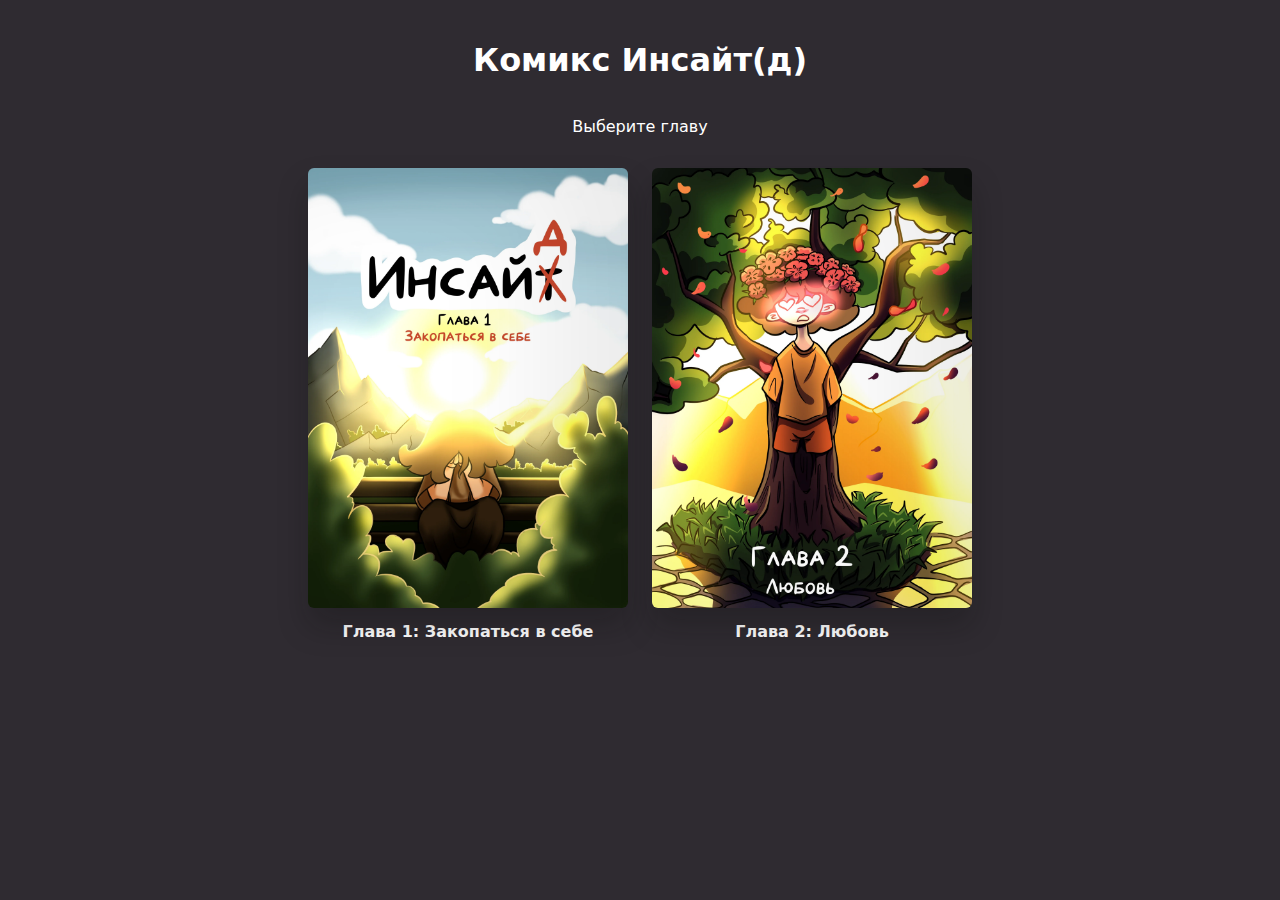
<file: index.html>
<!DOCTYPE html>
<html lang="ru">
<head>
    <meta charset="UTF-8">
    <meta name="viewport" content="width=device-width, initial-scale=1.0">
    <title>Insight - Landing</title>
    <link rel="stylesheet" href="style.css">
    <style>
        /* small landing overrides kept here so index works standalone */
    </style>
</head>
<body>
    <header class="site-header">
        <h1>Комикс Инсайт(д)</h1>
        <p class="lead">Выберите главу</p>
    </header>

    <main class="landing">
        <section class="cards">
            <a class="book-card" href="chapter1.html">
                <div class="book" style="background-image:url('Chapter1_webp/Chapter 1 - 01.webp')" aria-hidden="true"></div>
                <div class="caption">Глава 1: Закопаться в себе</div>
            </a>

            <a class="book-card" href="chapter2.html">
                <div class="book" style="background-image:url('images_webp/1.webp')" aria-hidden="true"></div>
                <div class="caption">Глава 2: Любовь</div>
            </a>
        </section>
    </main>

</body>
</html>
</file>
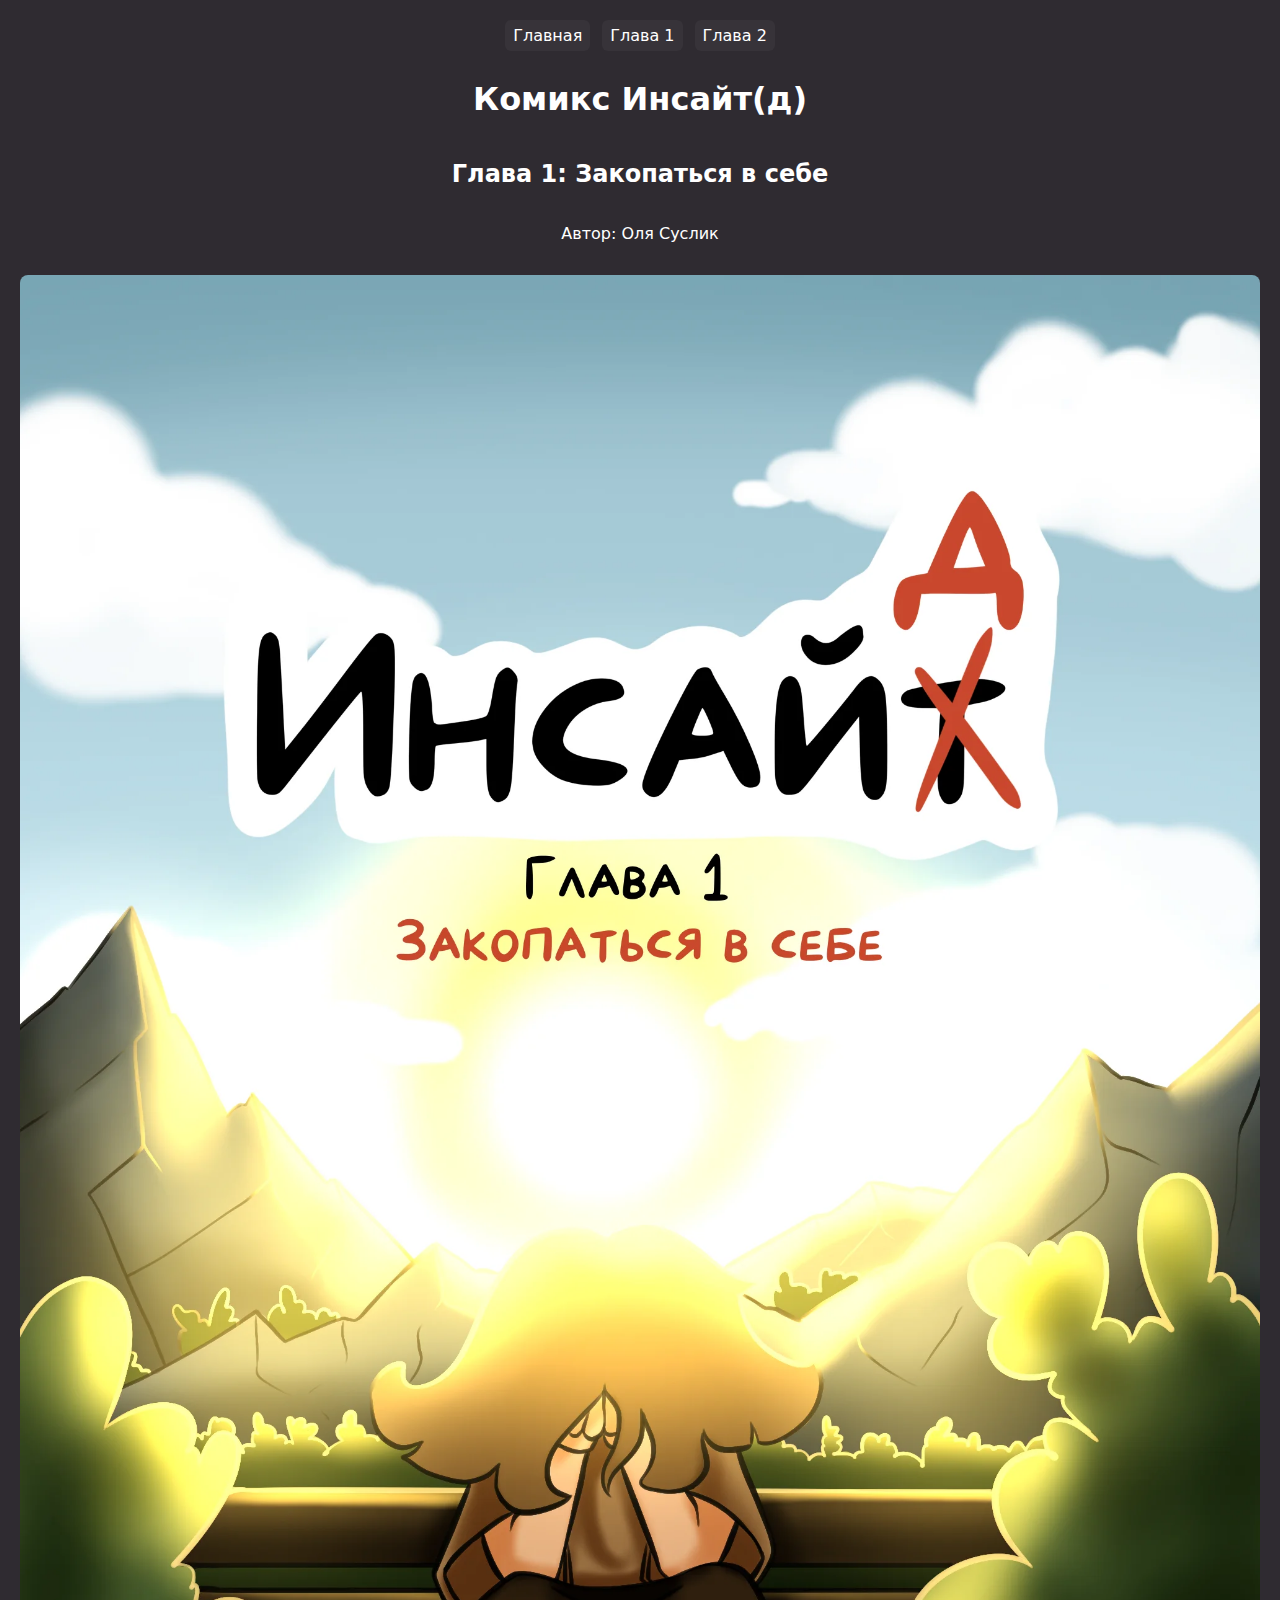
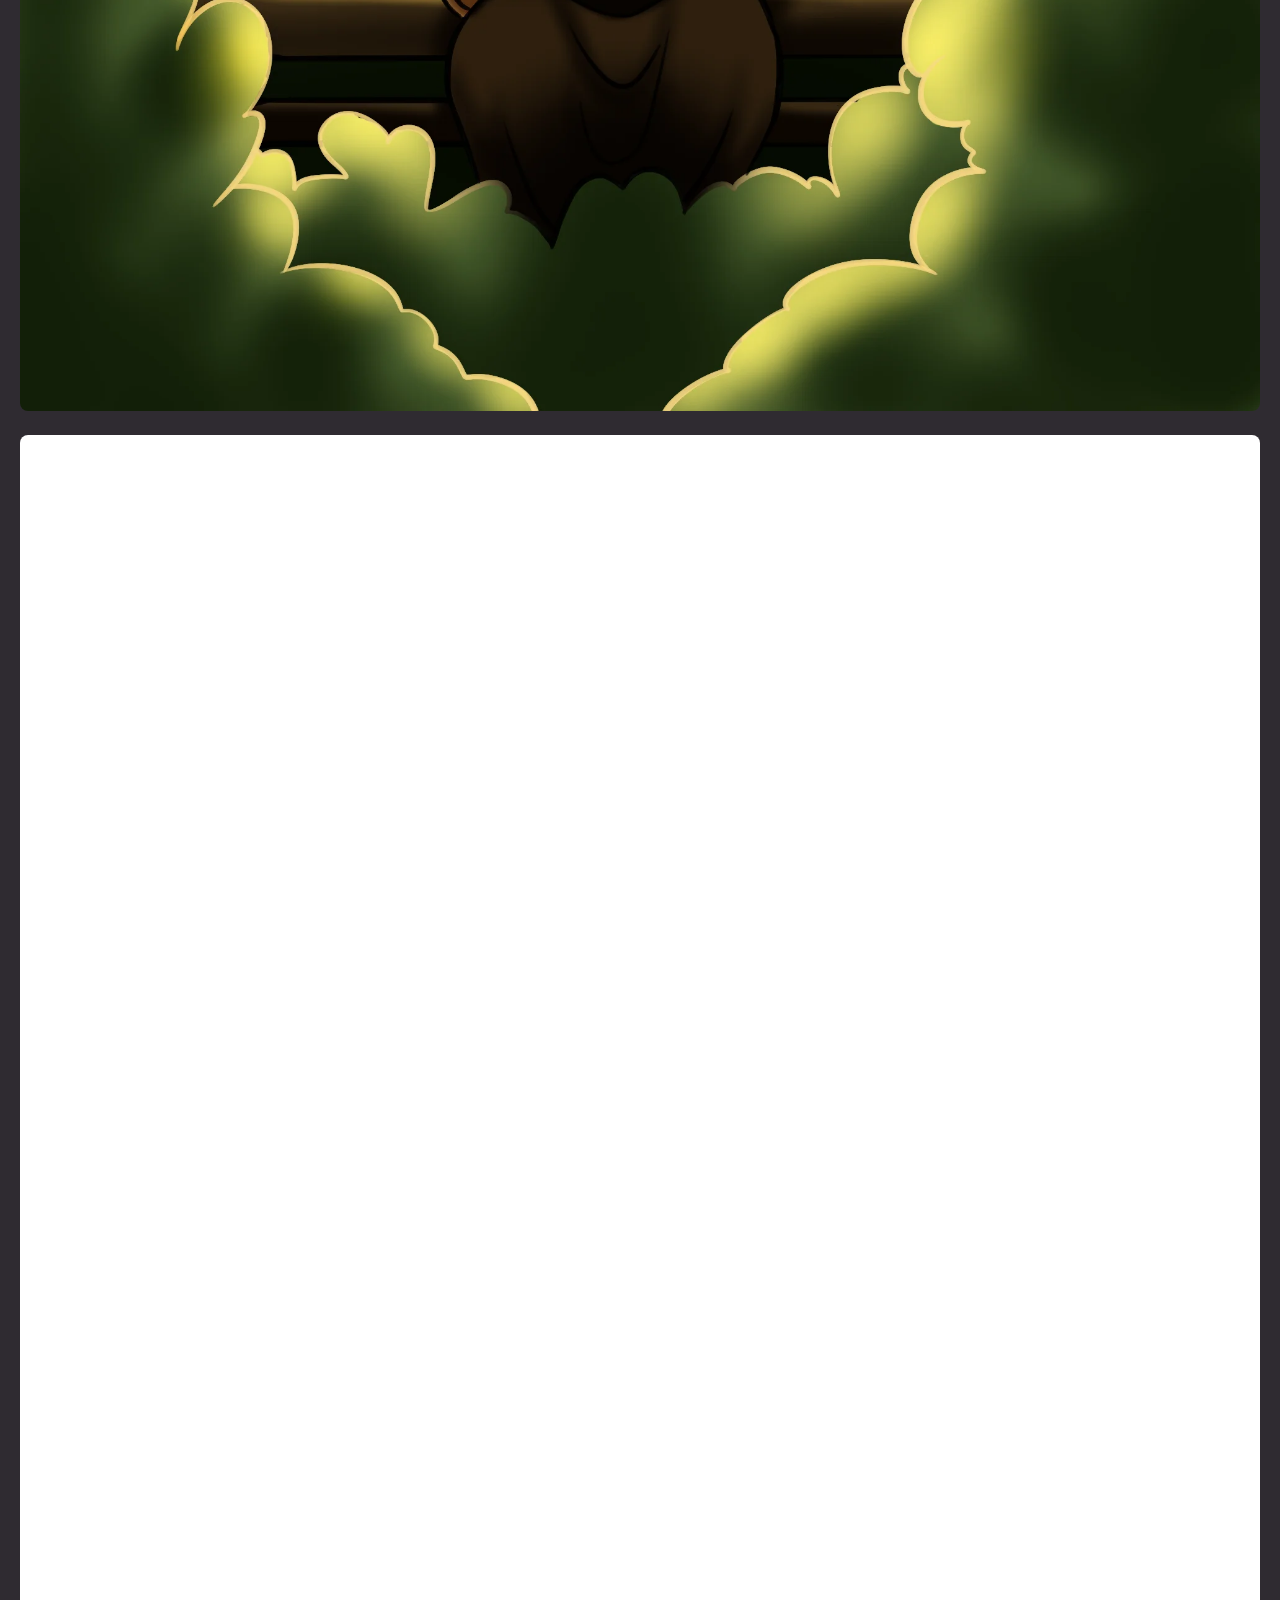
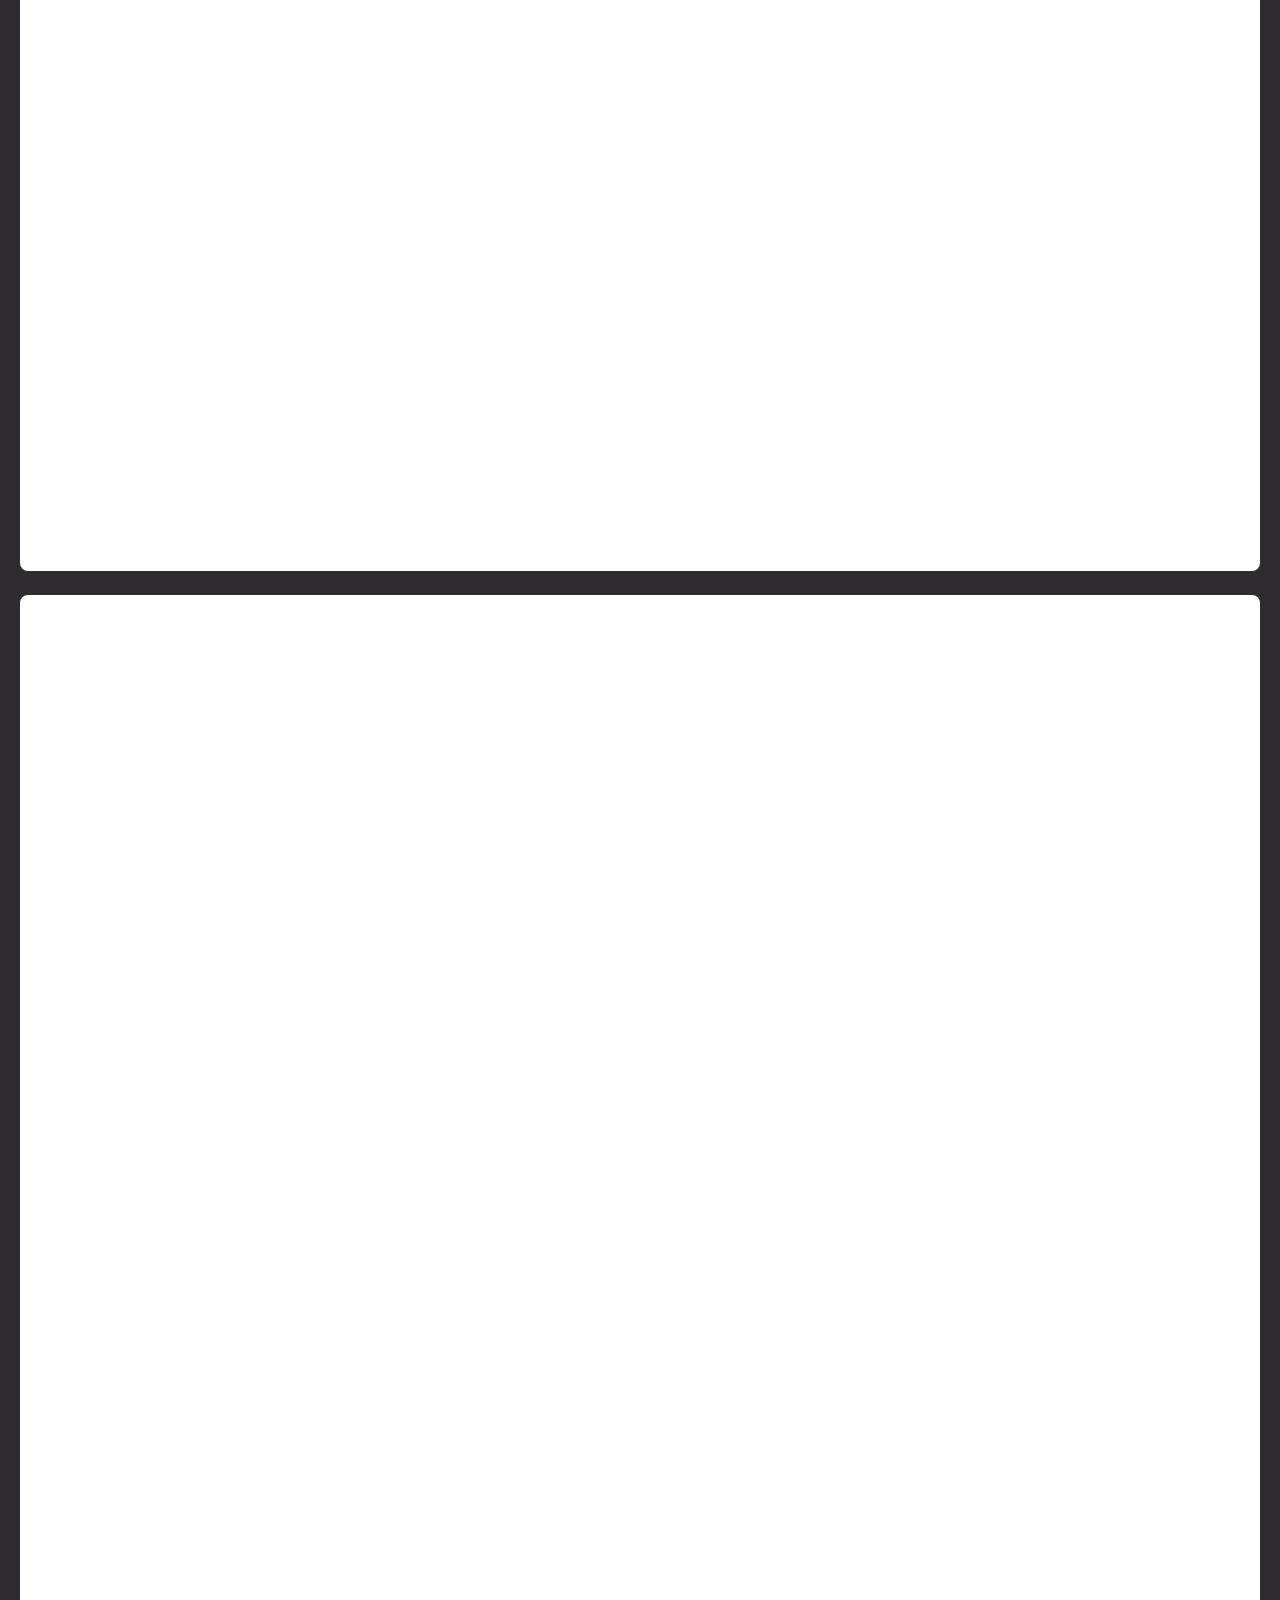
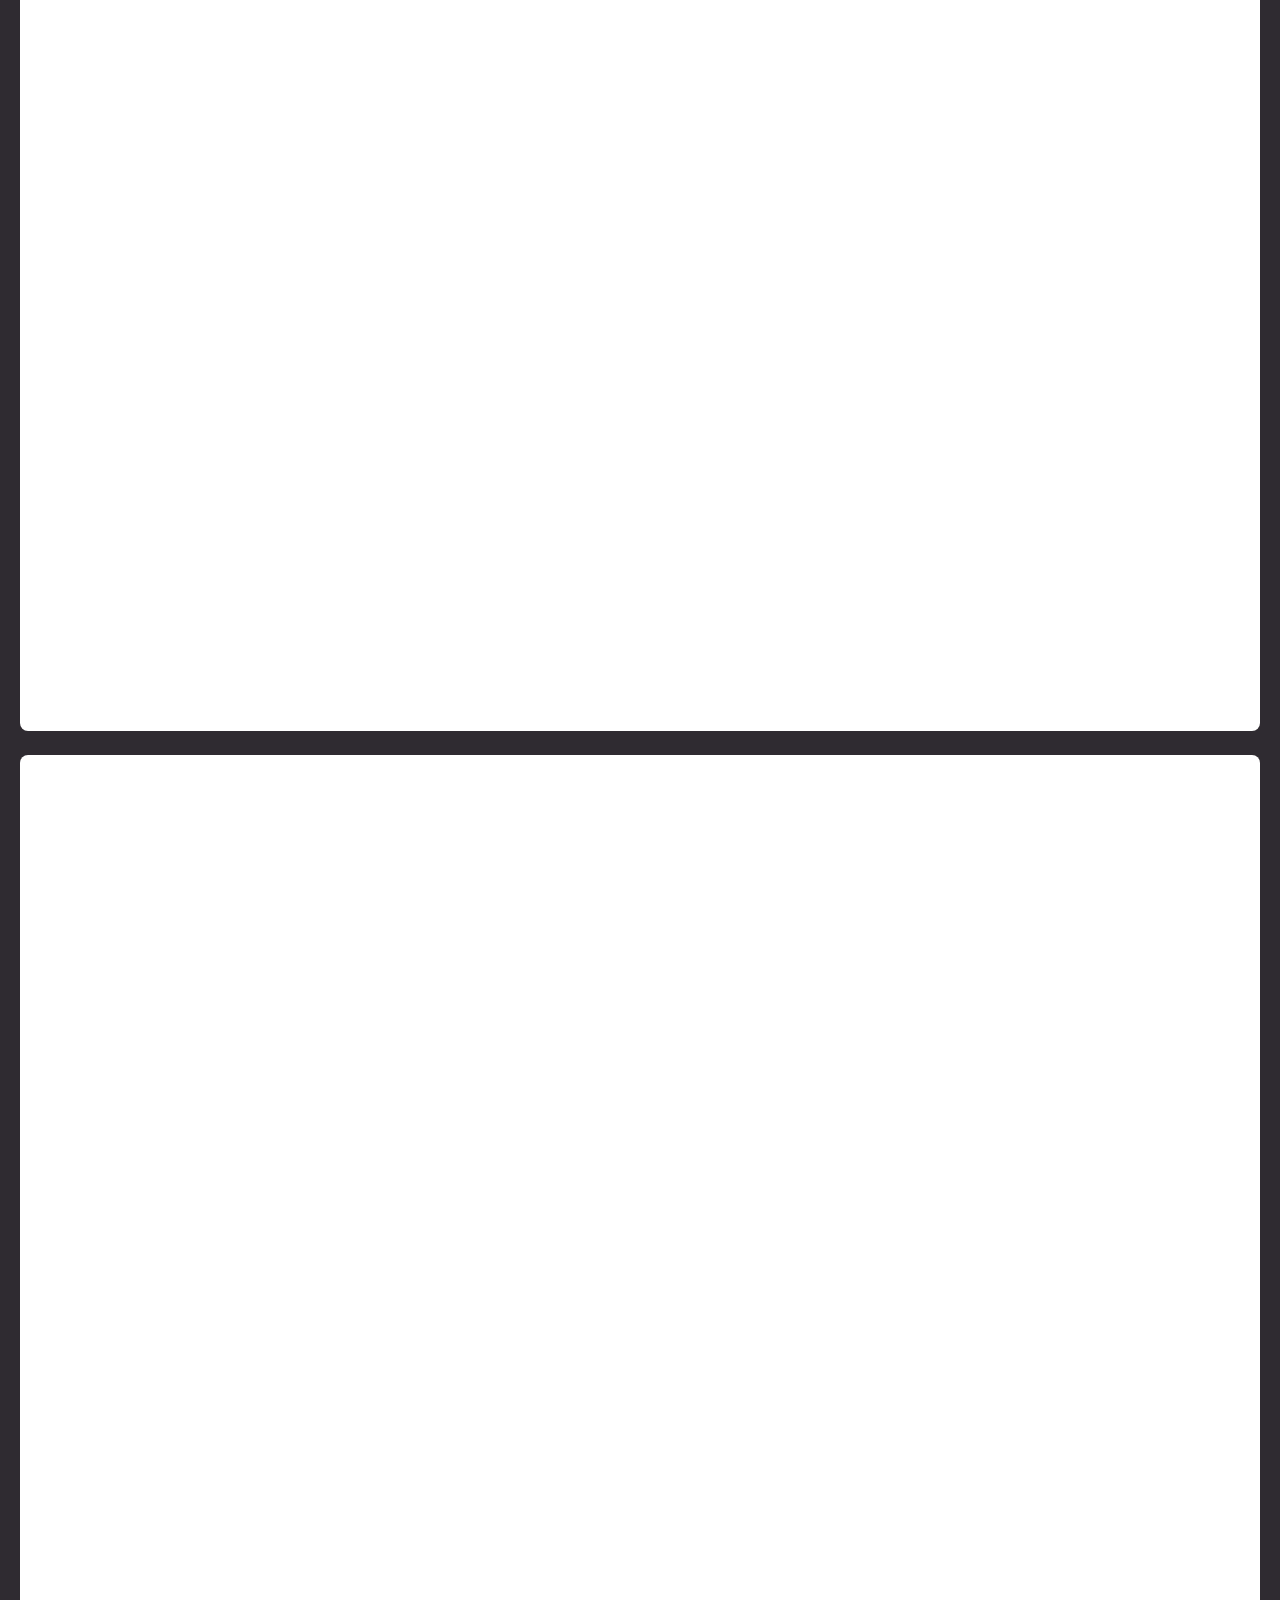
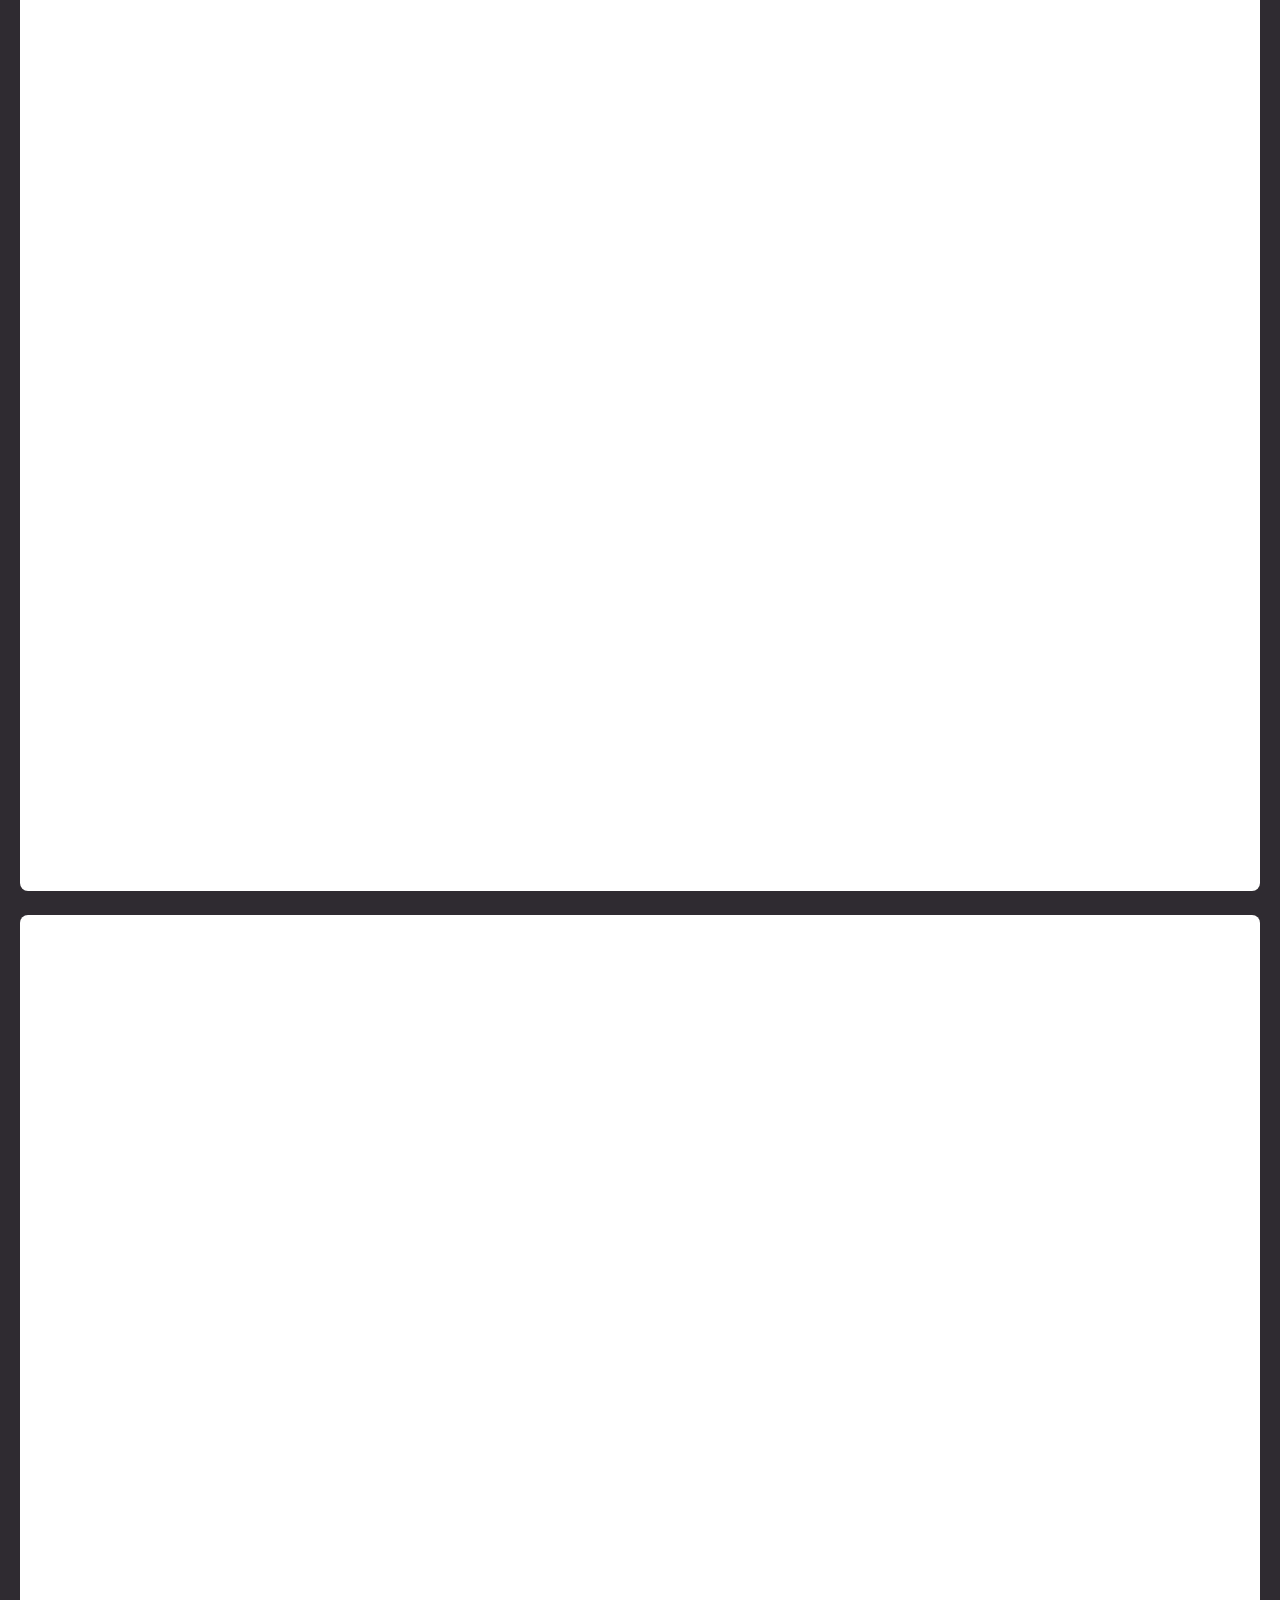
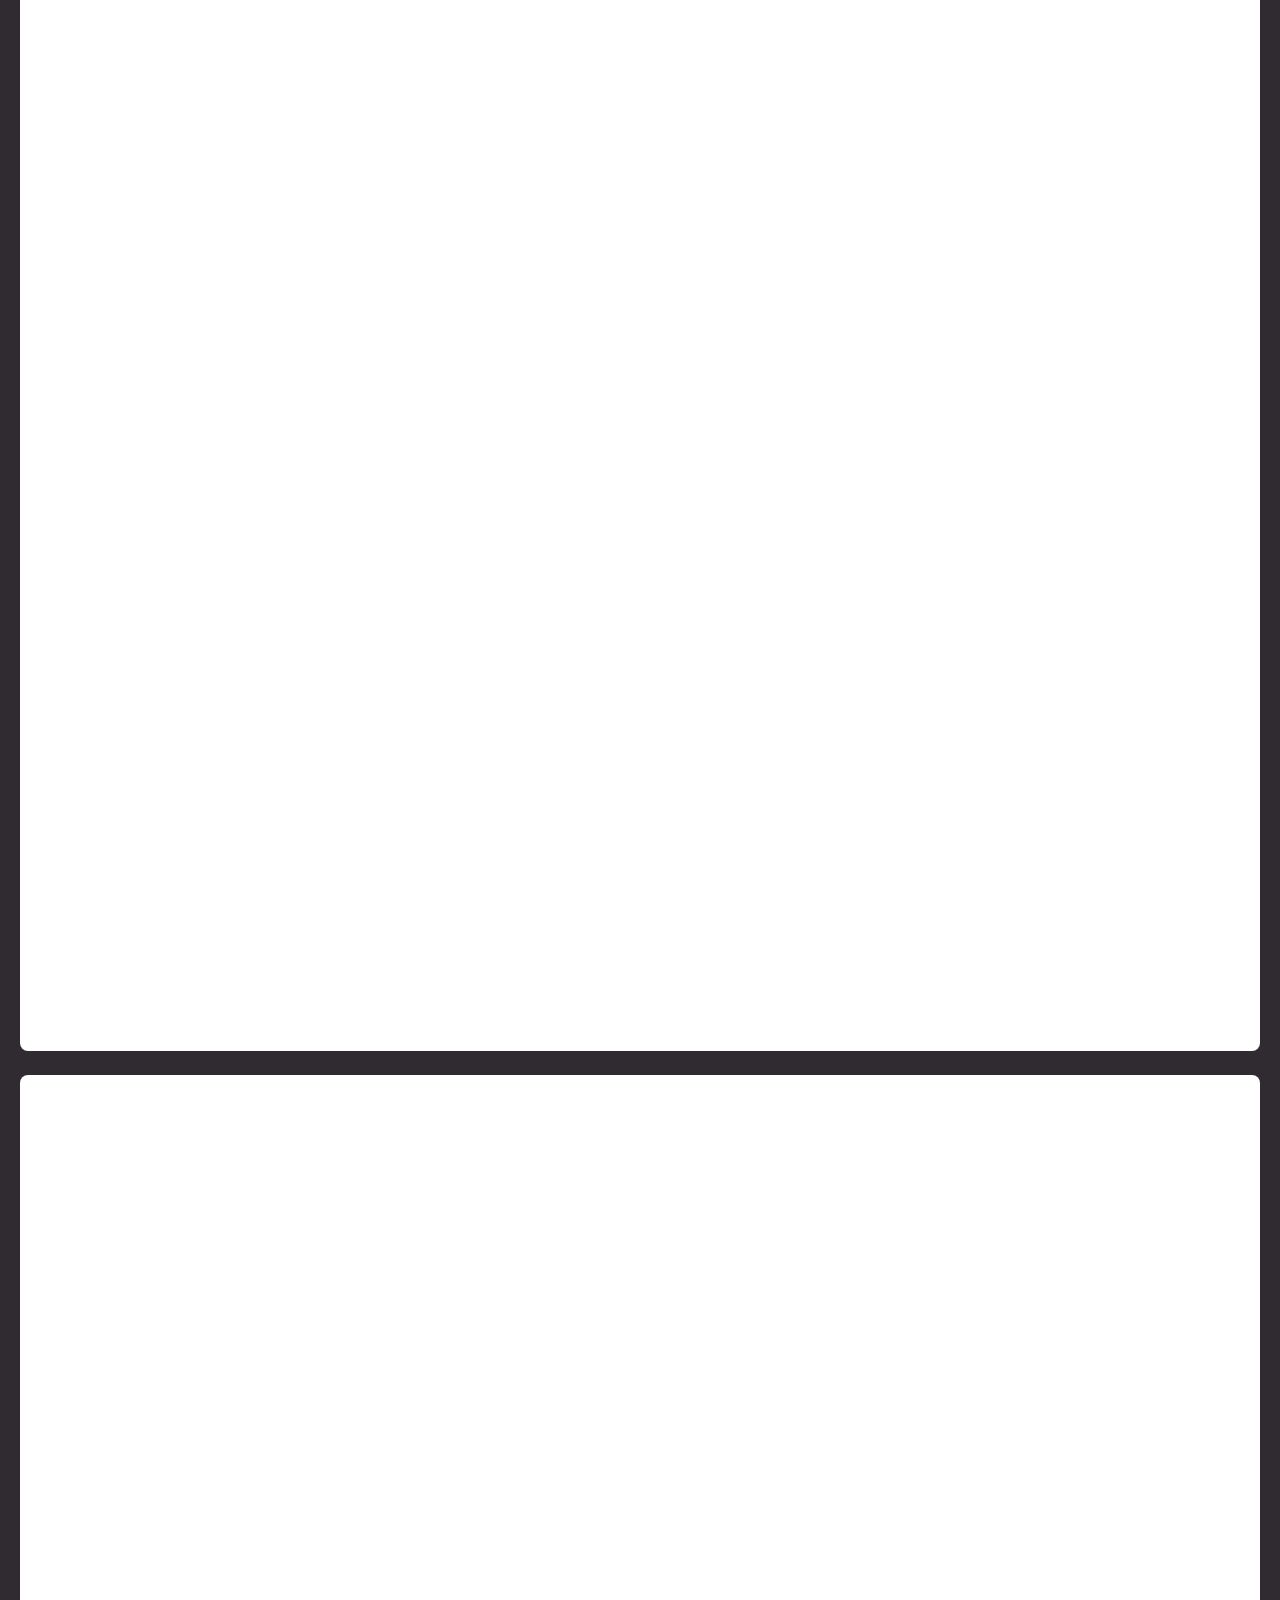
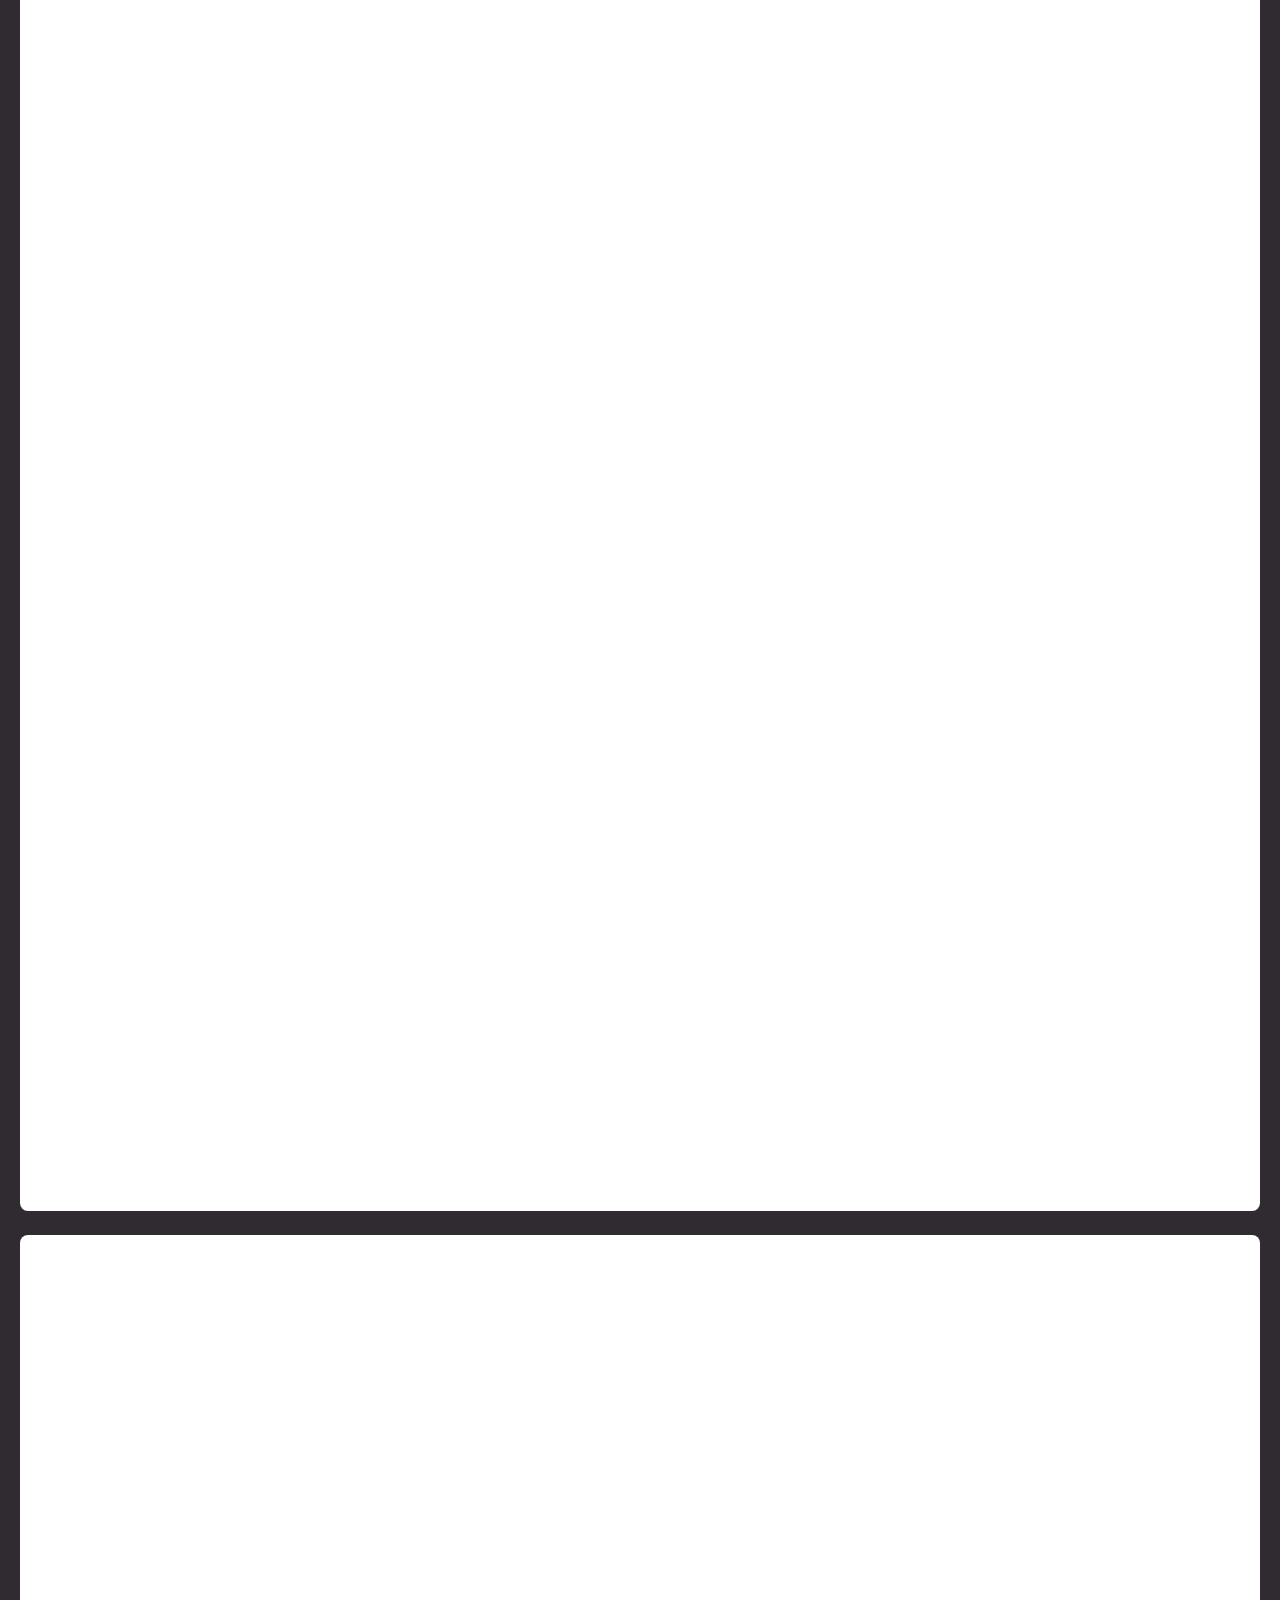
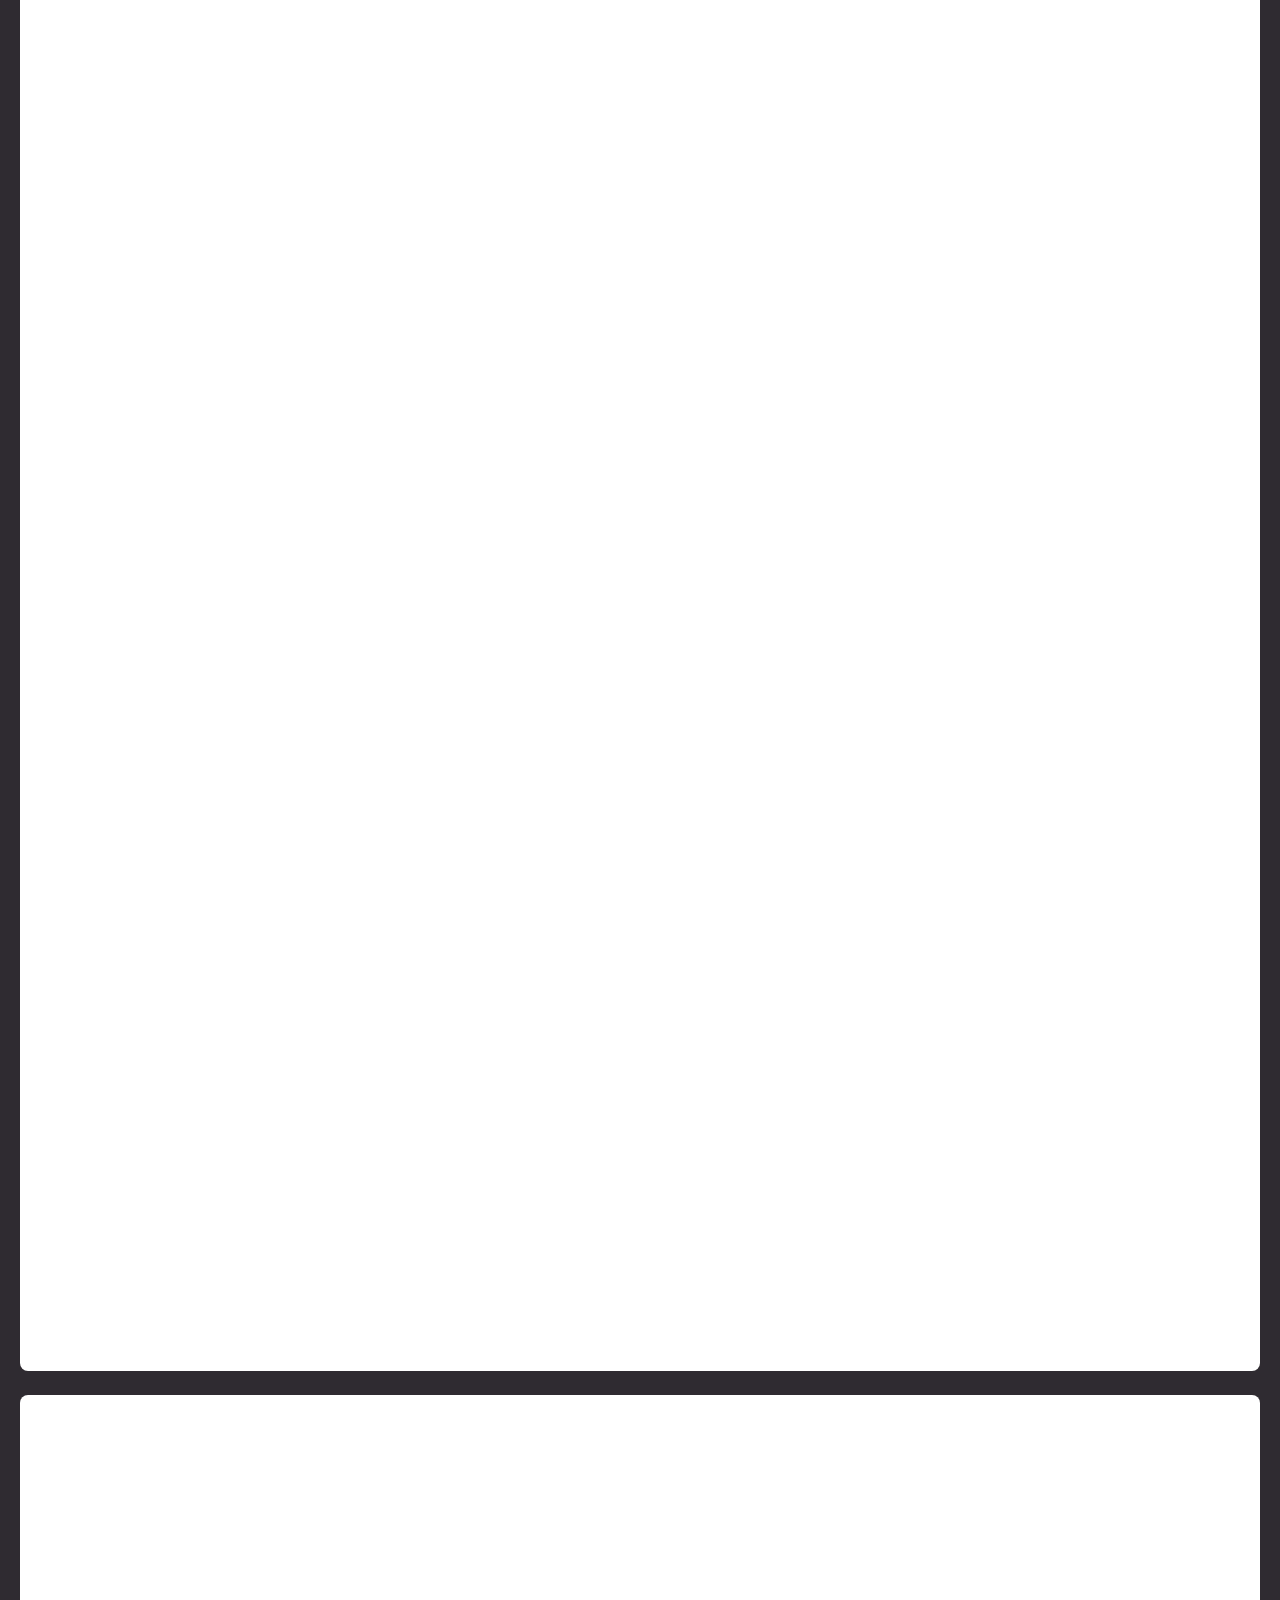
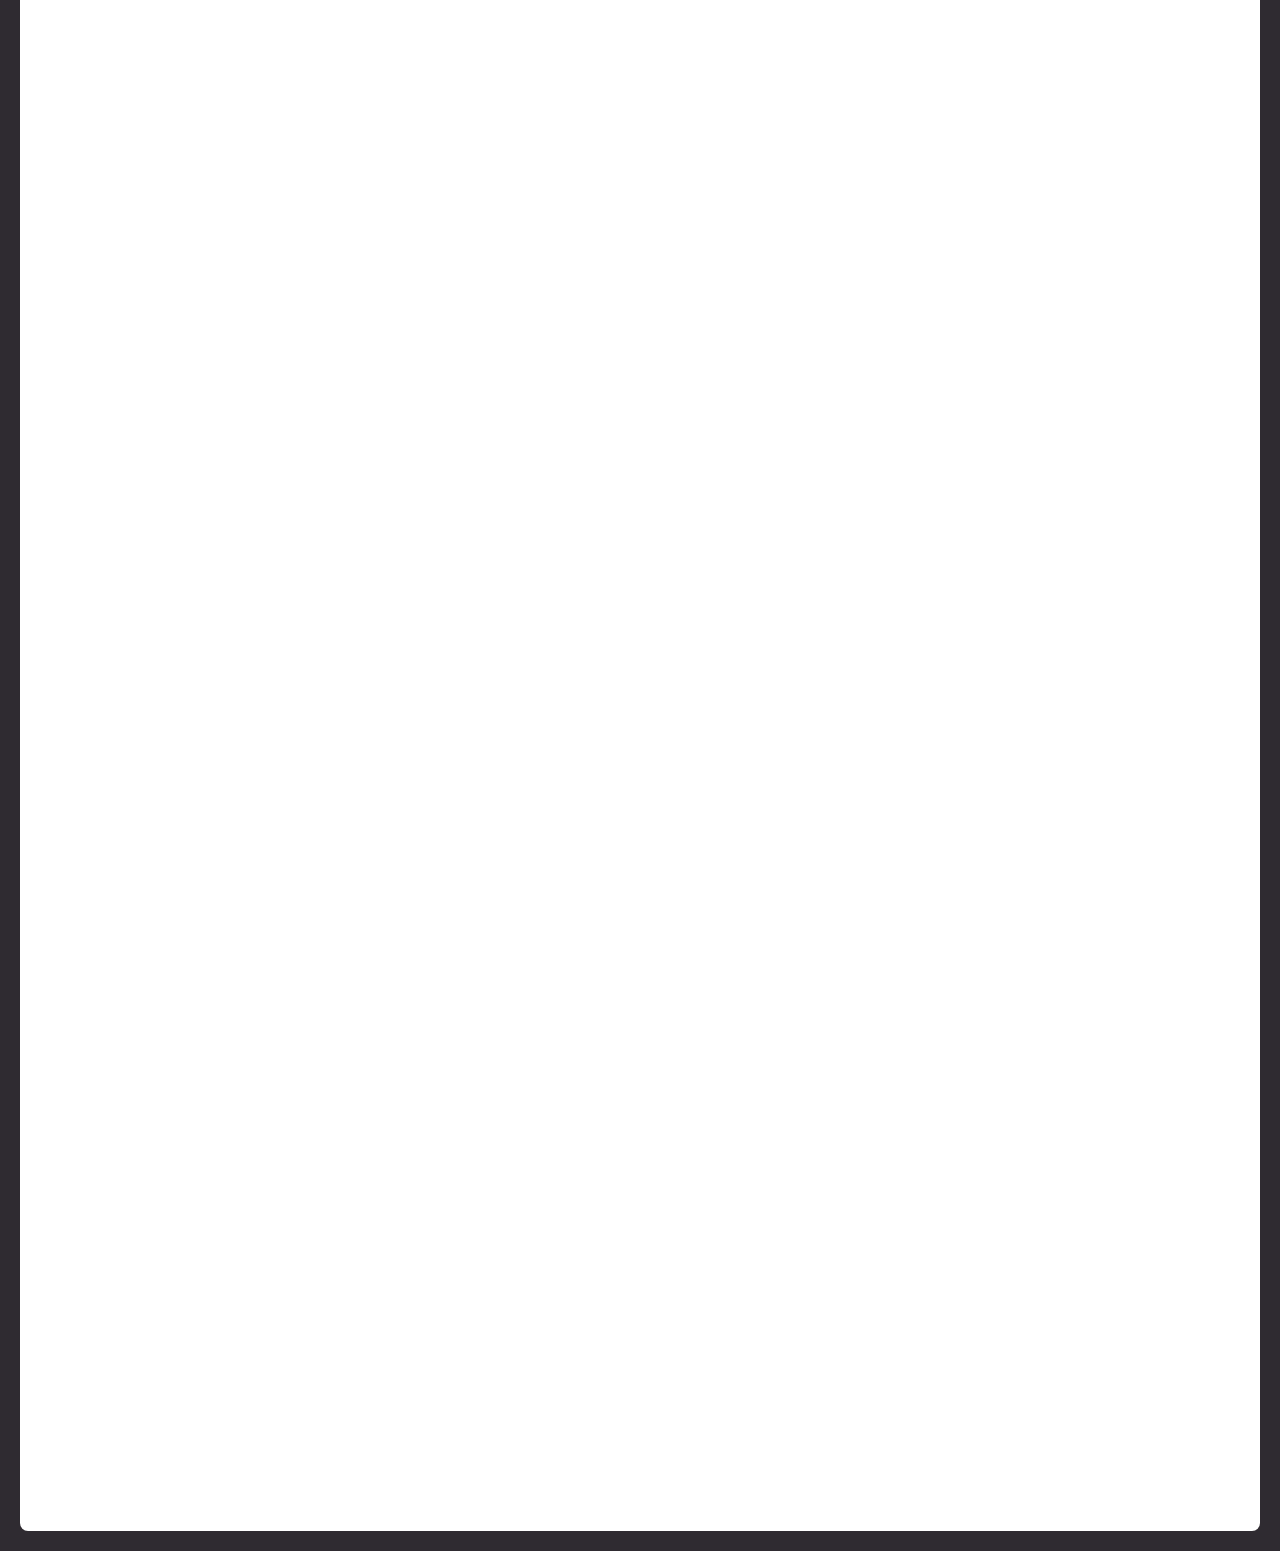
<file: chapter1.html>
<!DOCTYPE html>
<html lang="en">
<head>
    <meta charset="UTF-8">
    <meta name="viewport" content="width=device-width, initial-scale=1.0">
    <title>Insight - Inside</title>
    <link rel="stylesheet" href="style.css">
</head>
<body>
    <header>
        <nav class="chapter-nav">
            <a href="index.html">Главная</a>
            <a href="chapter1.html">Глава 1</a>
            <a href="chapter2.html">Глава 2</a>
        </nav>
        <h1>Комикс Инсайт(д)</h1>
        <h2>Глава 1: Закопаться в себе</h2>
        <p>Автор: Оля Суслик</p>
    </header>

    <main>
        <div id="grid" class="grid" aria-live="polite"></div>
        <div id="loading" class="center" hidden>
            <div class="loader" aria-hidden="true"></div>
        </div>
        <div id="end" class="center" hidden>— end —</div>
        <div id="sentinel"></div>
    </main>
    <script src="script-ch1.js"></script>
</body>
</html>
</file>
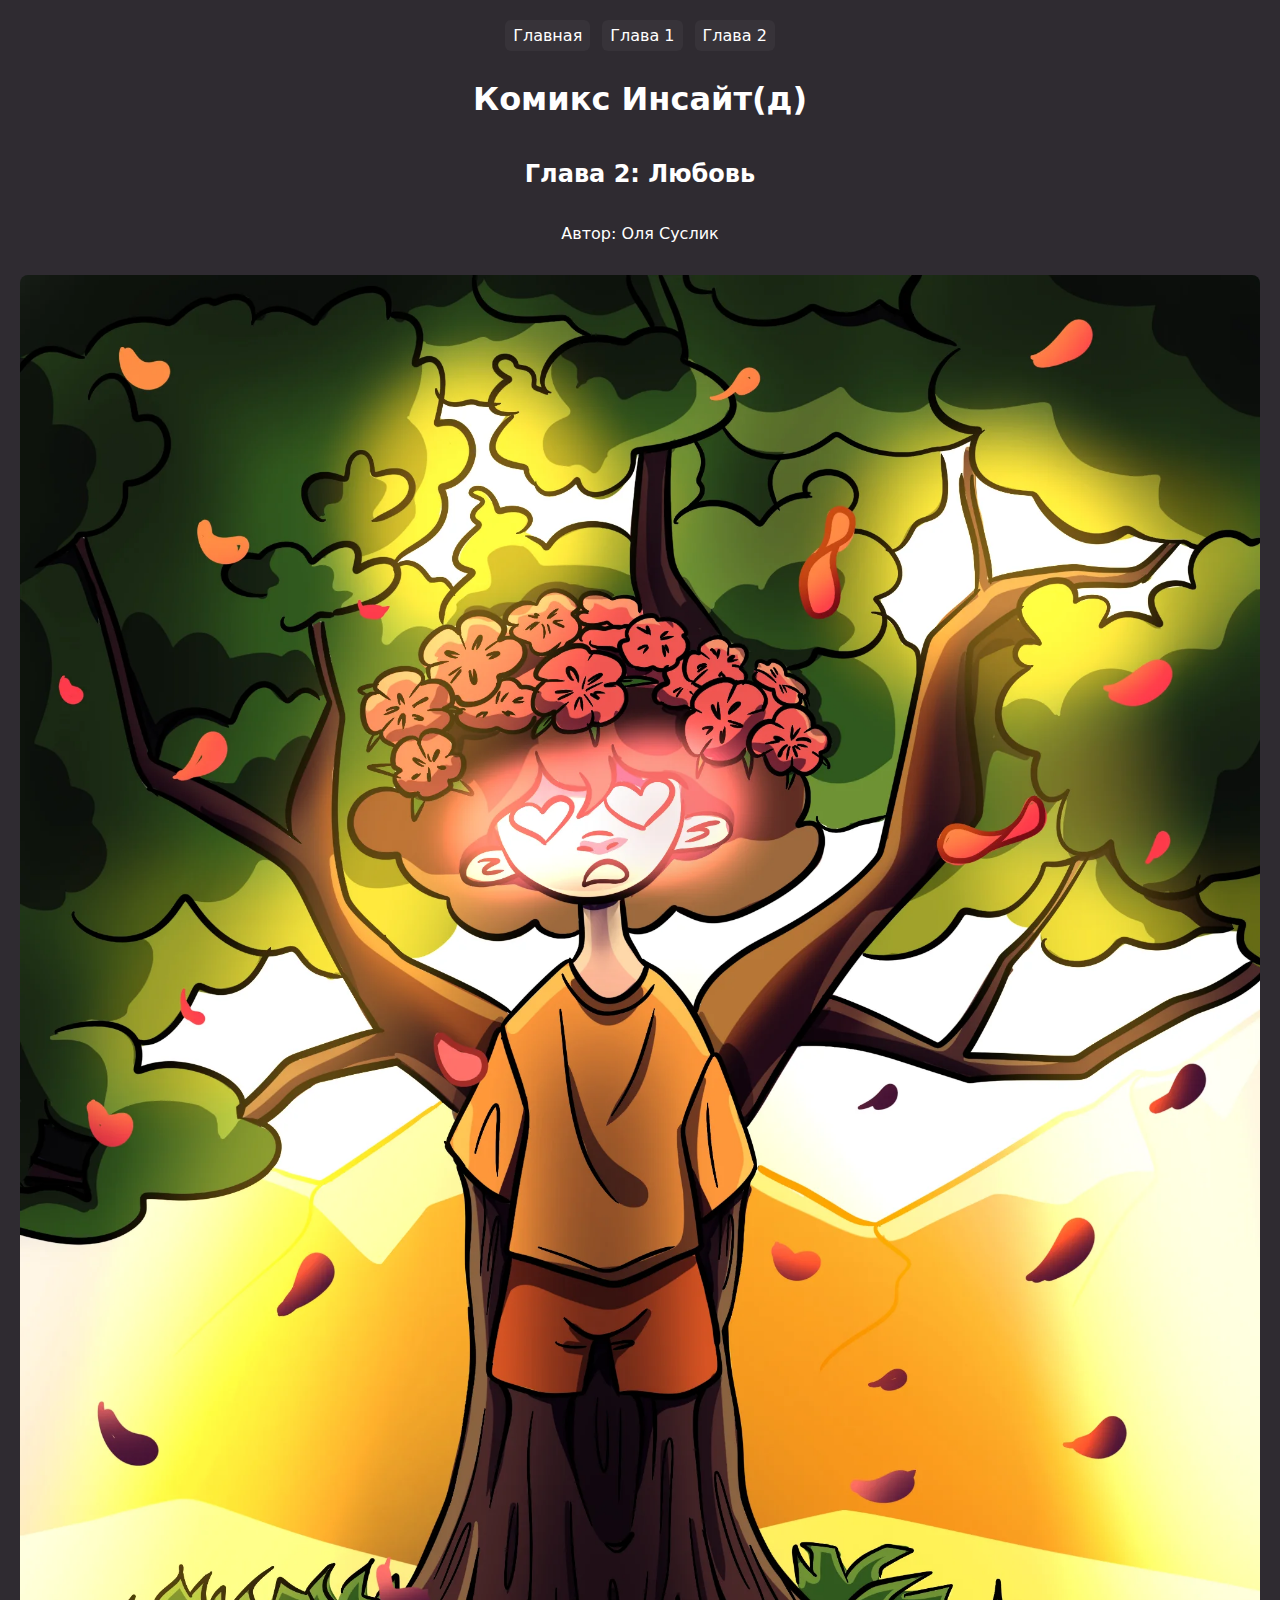
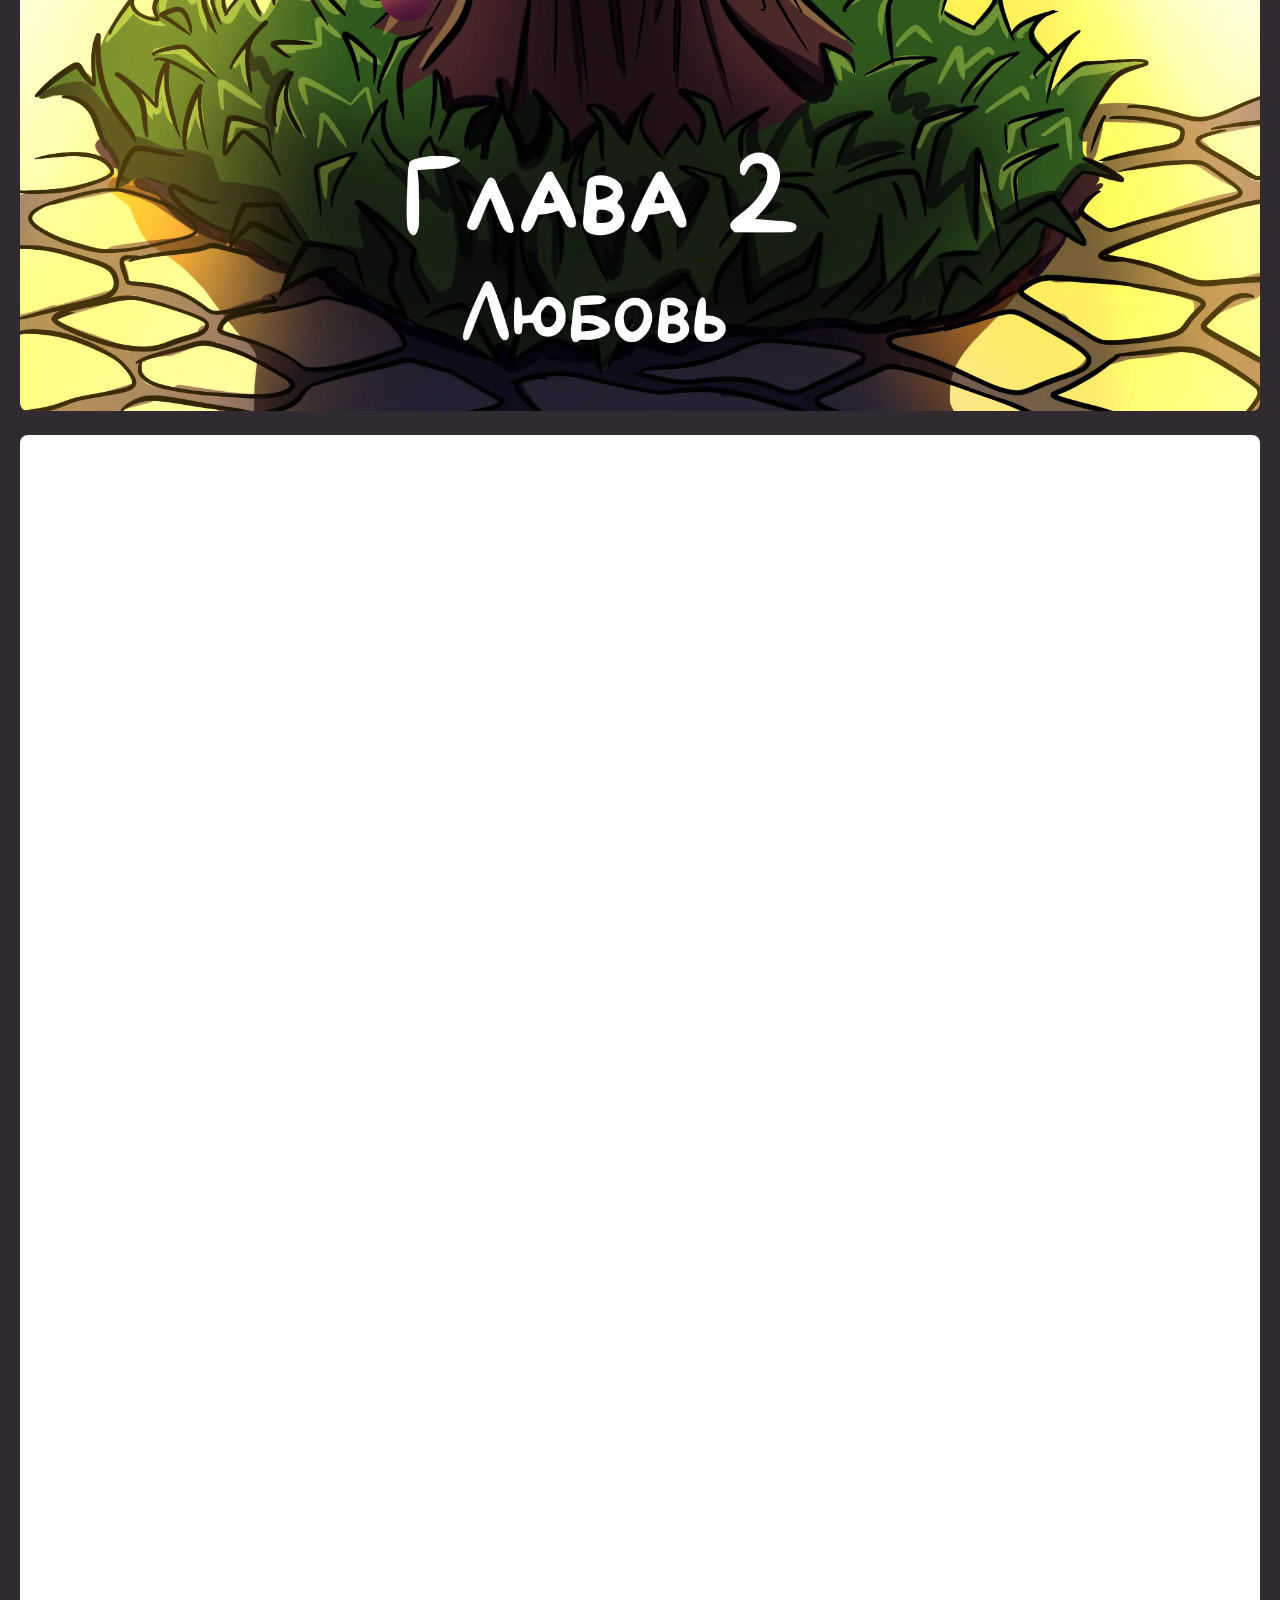
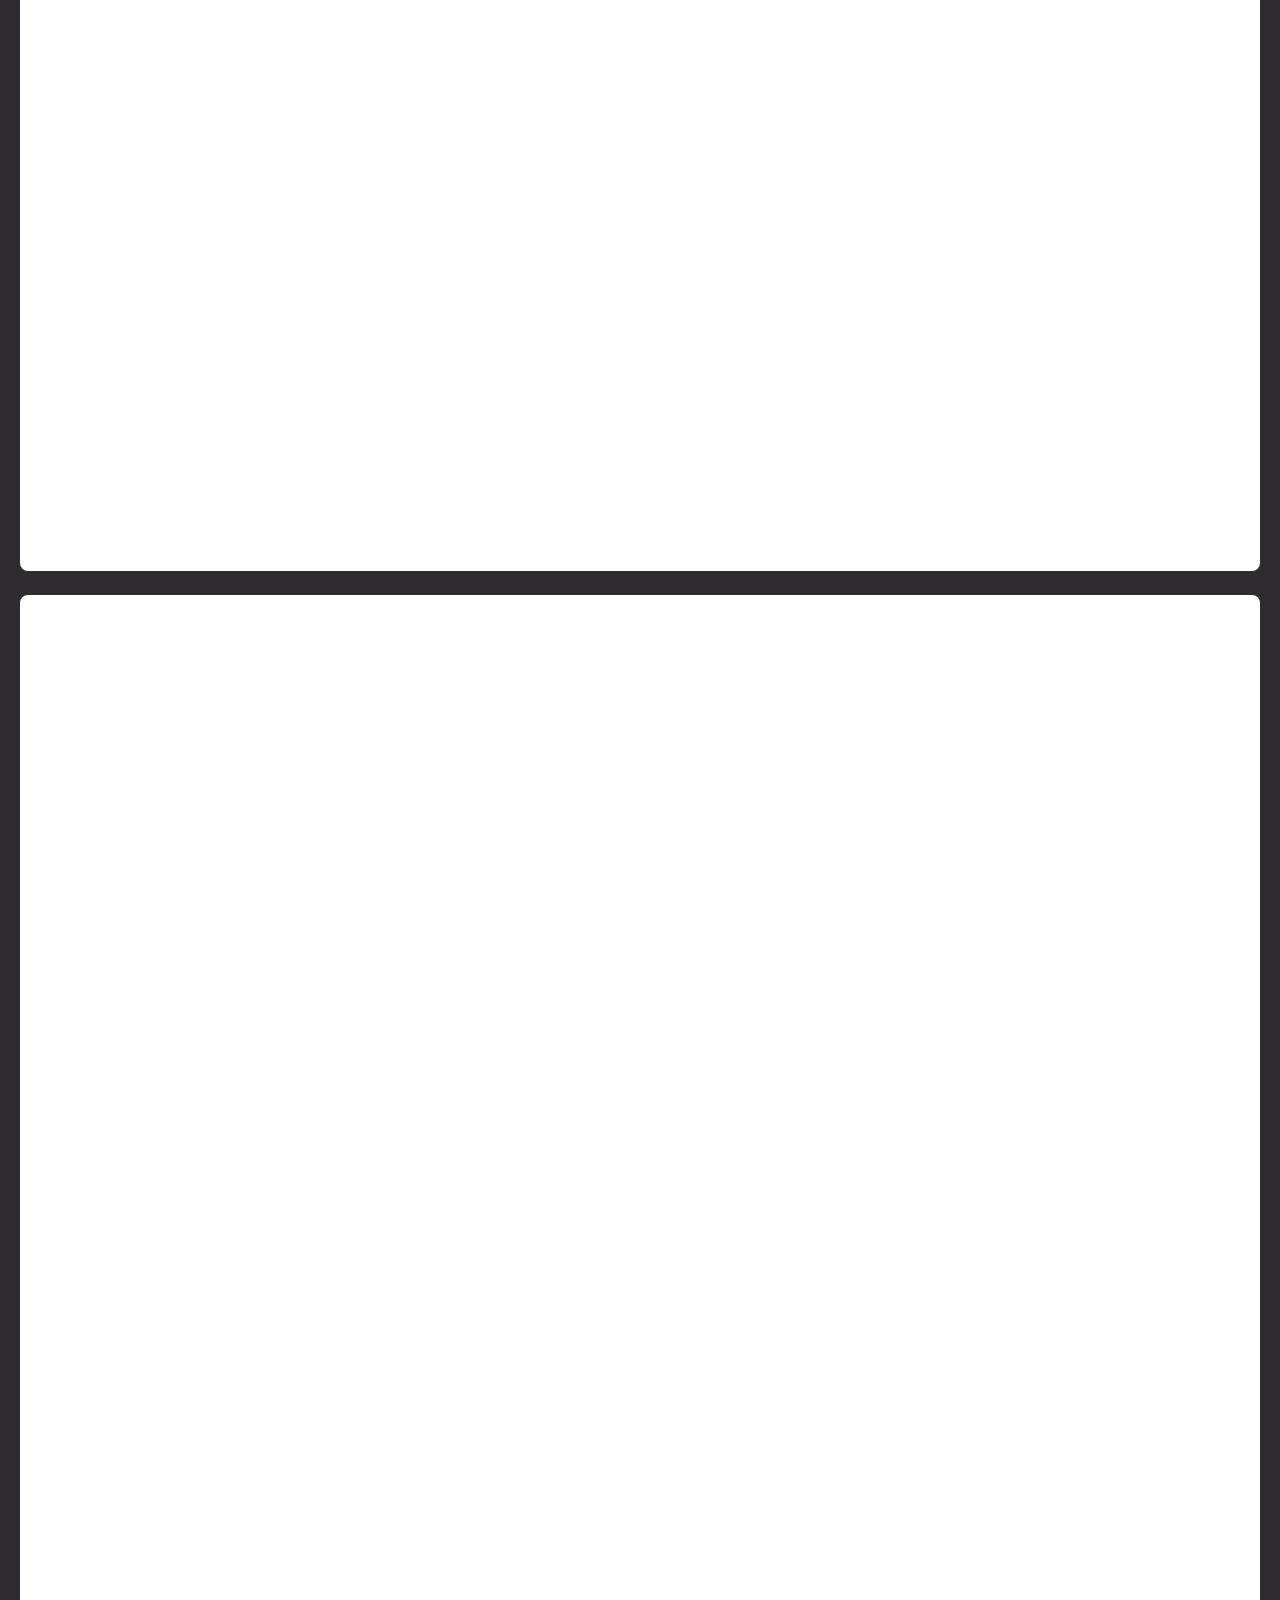
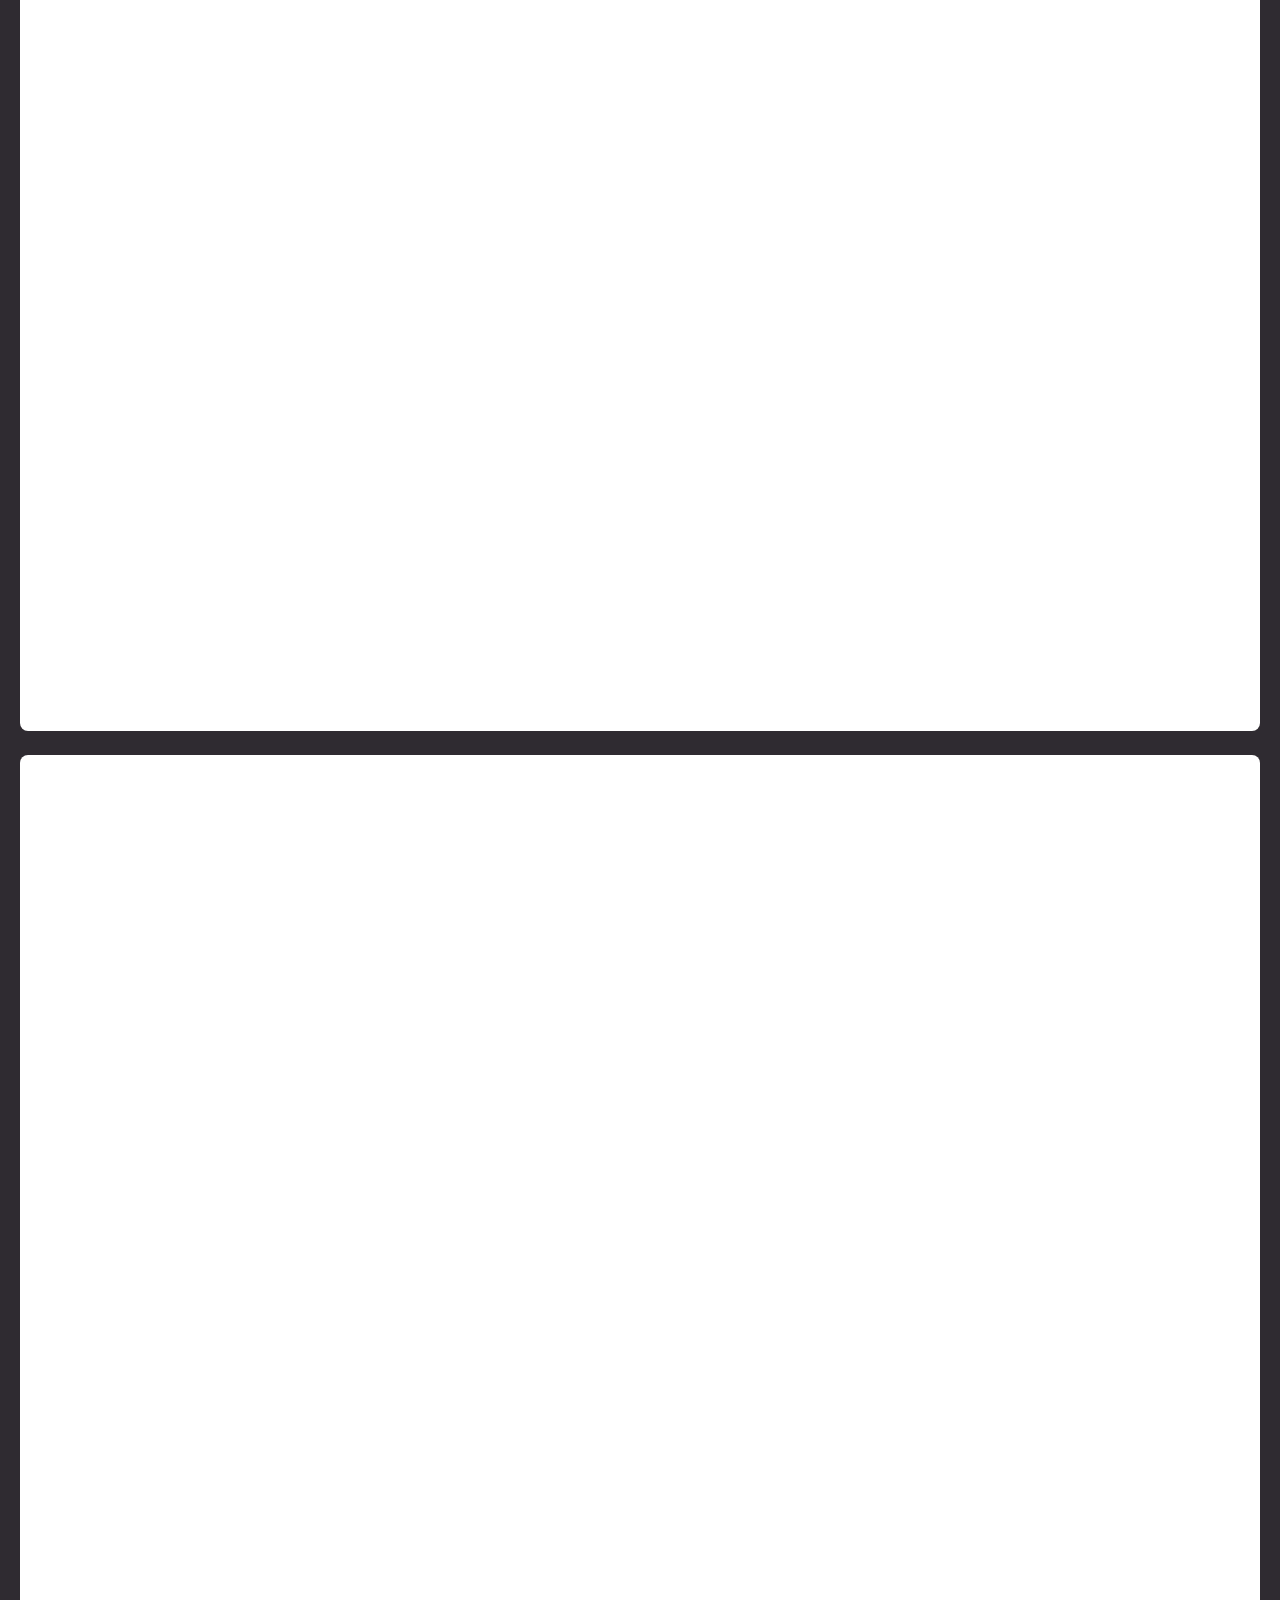
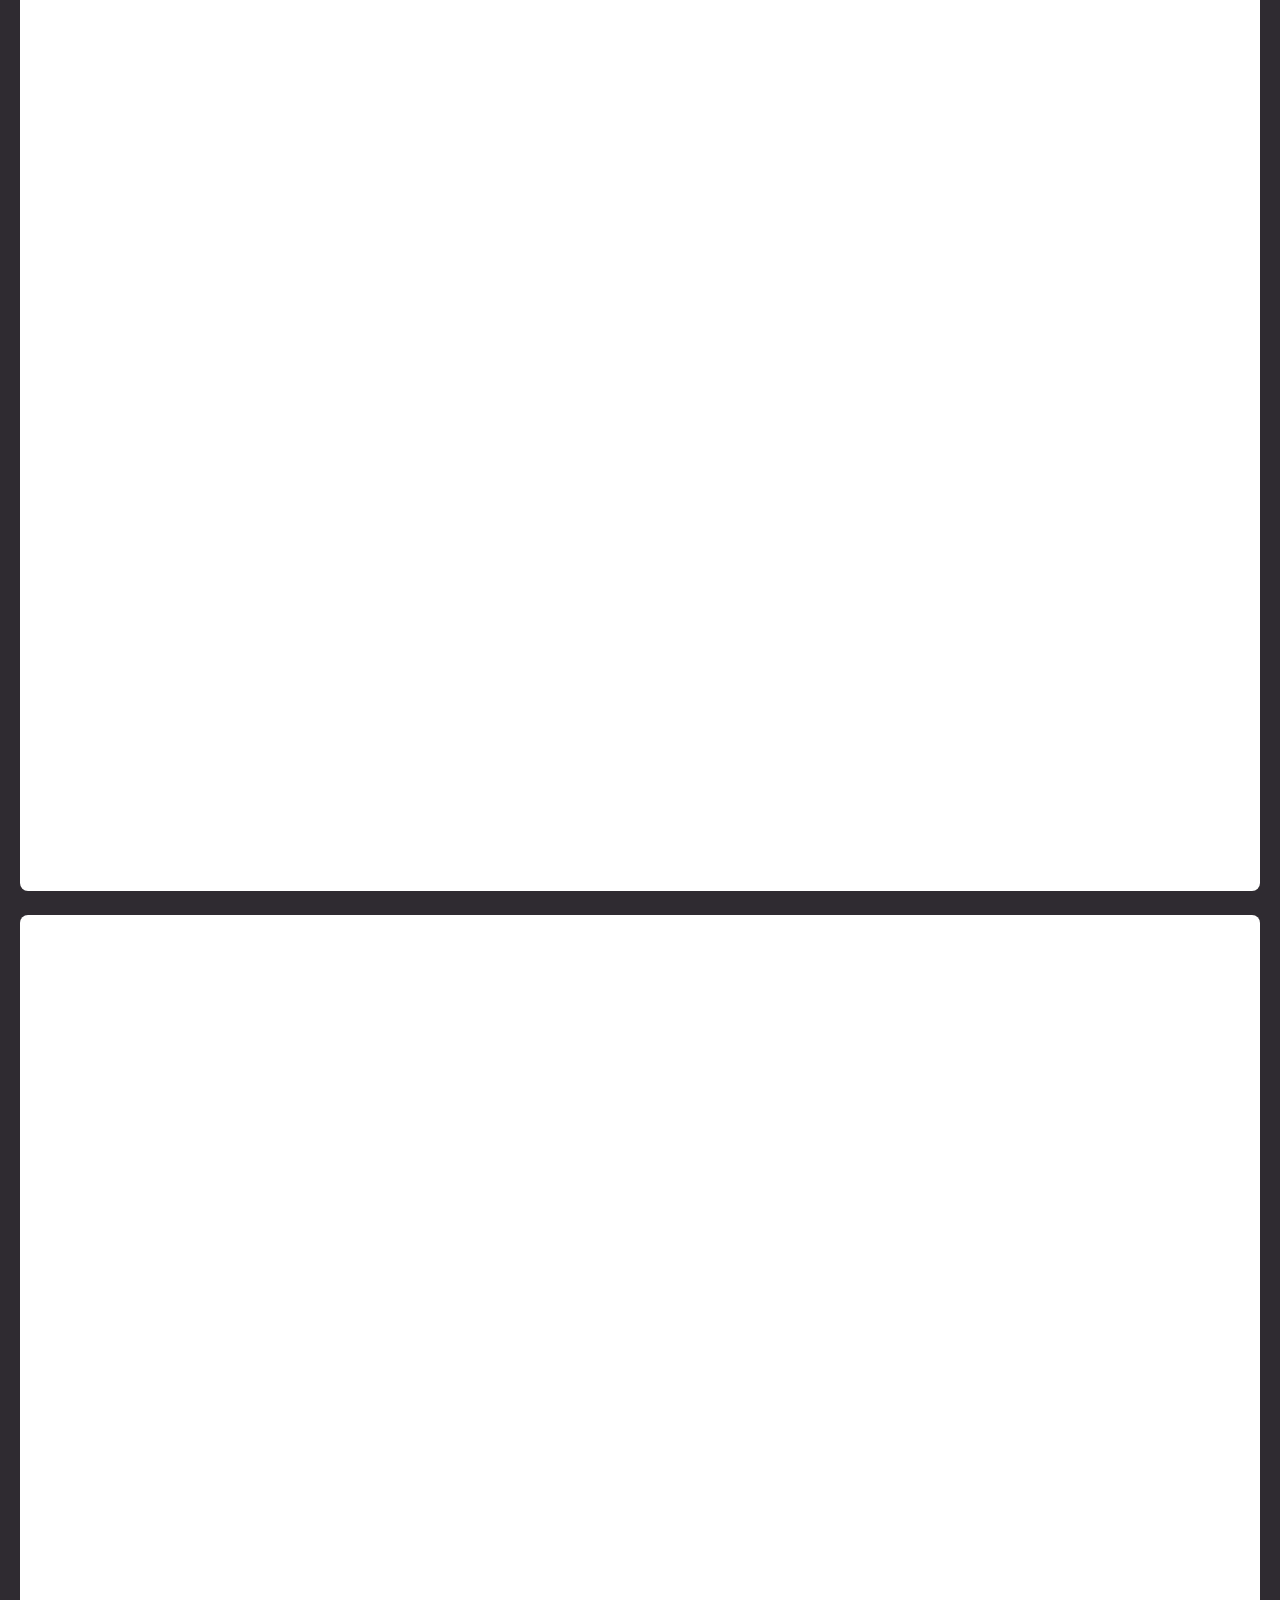
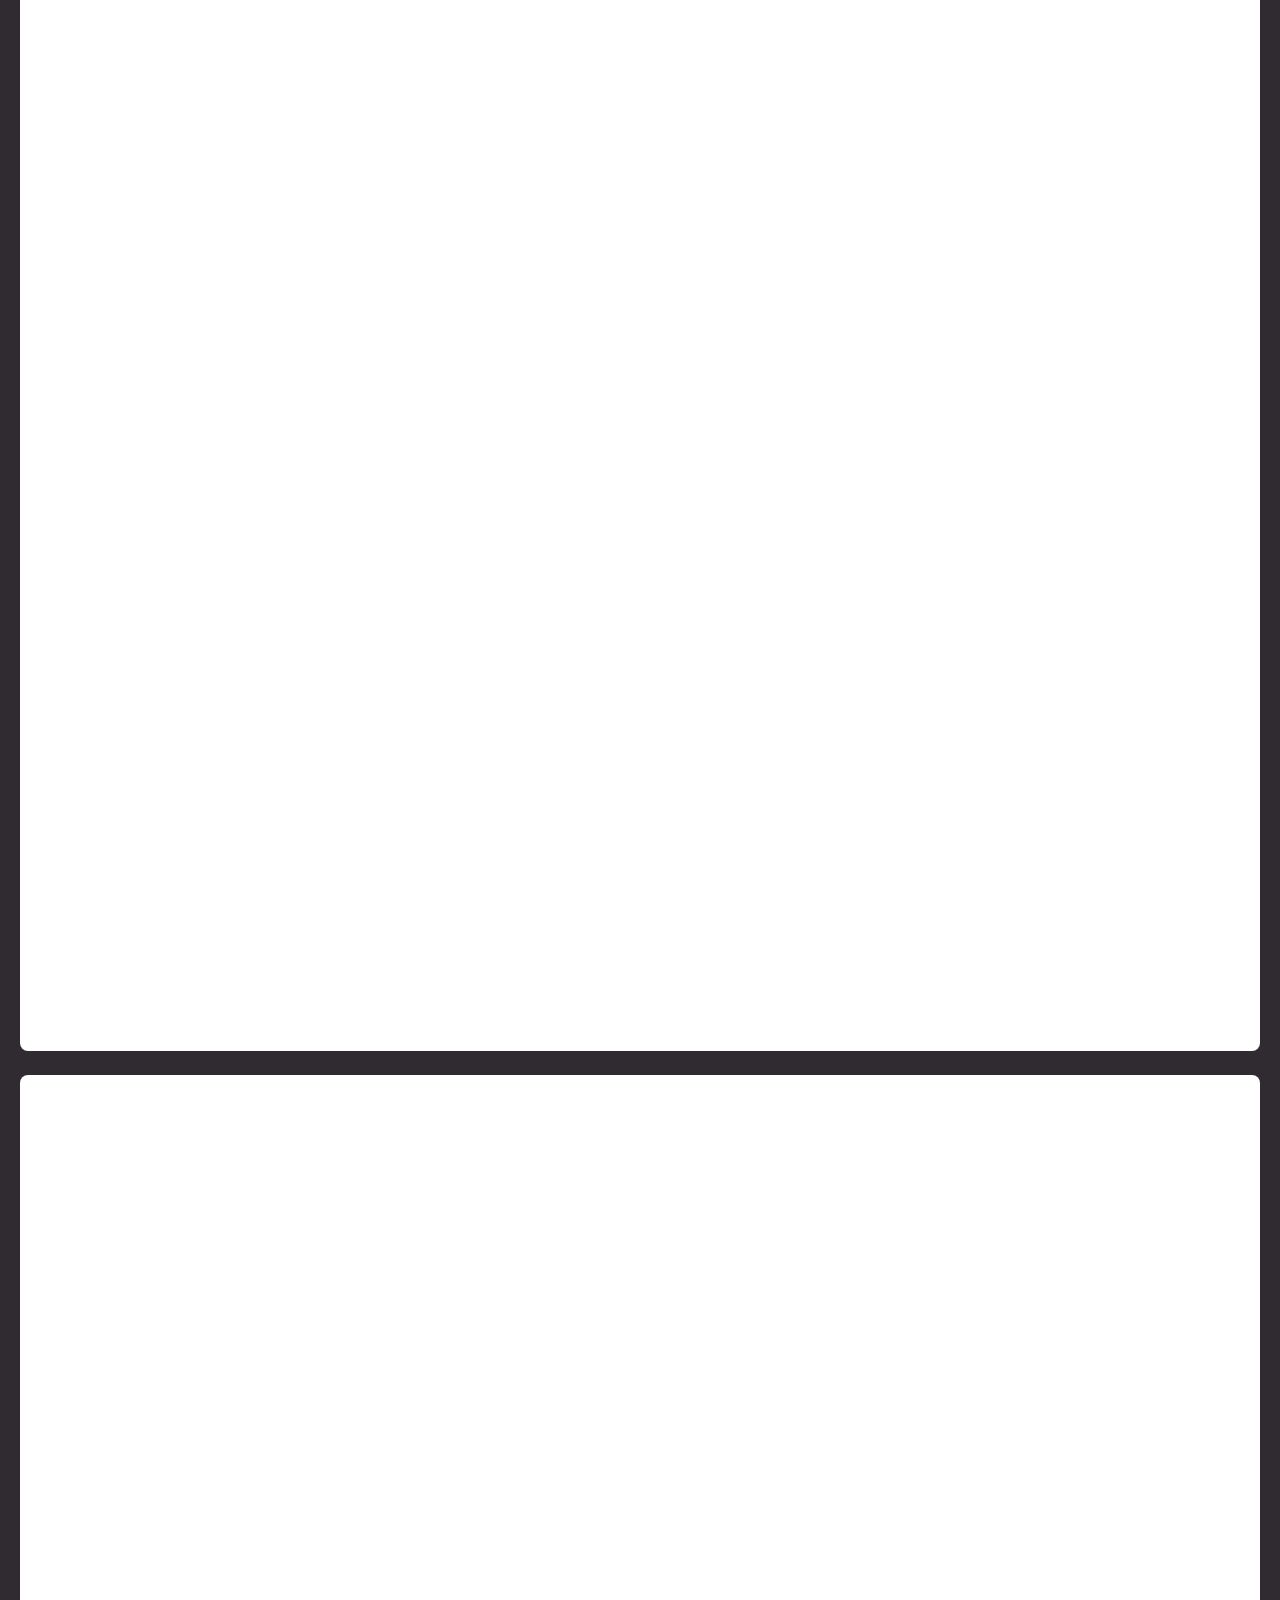
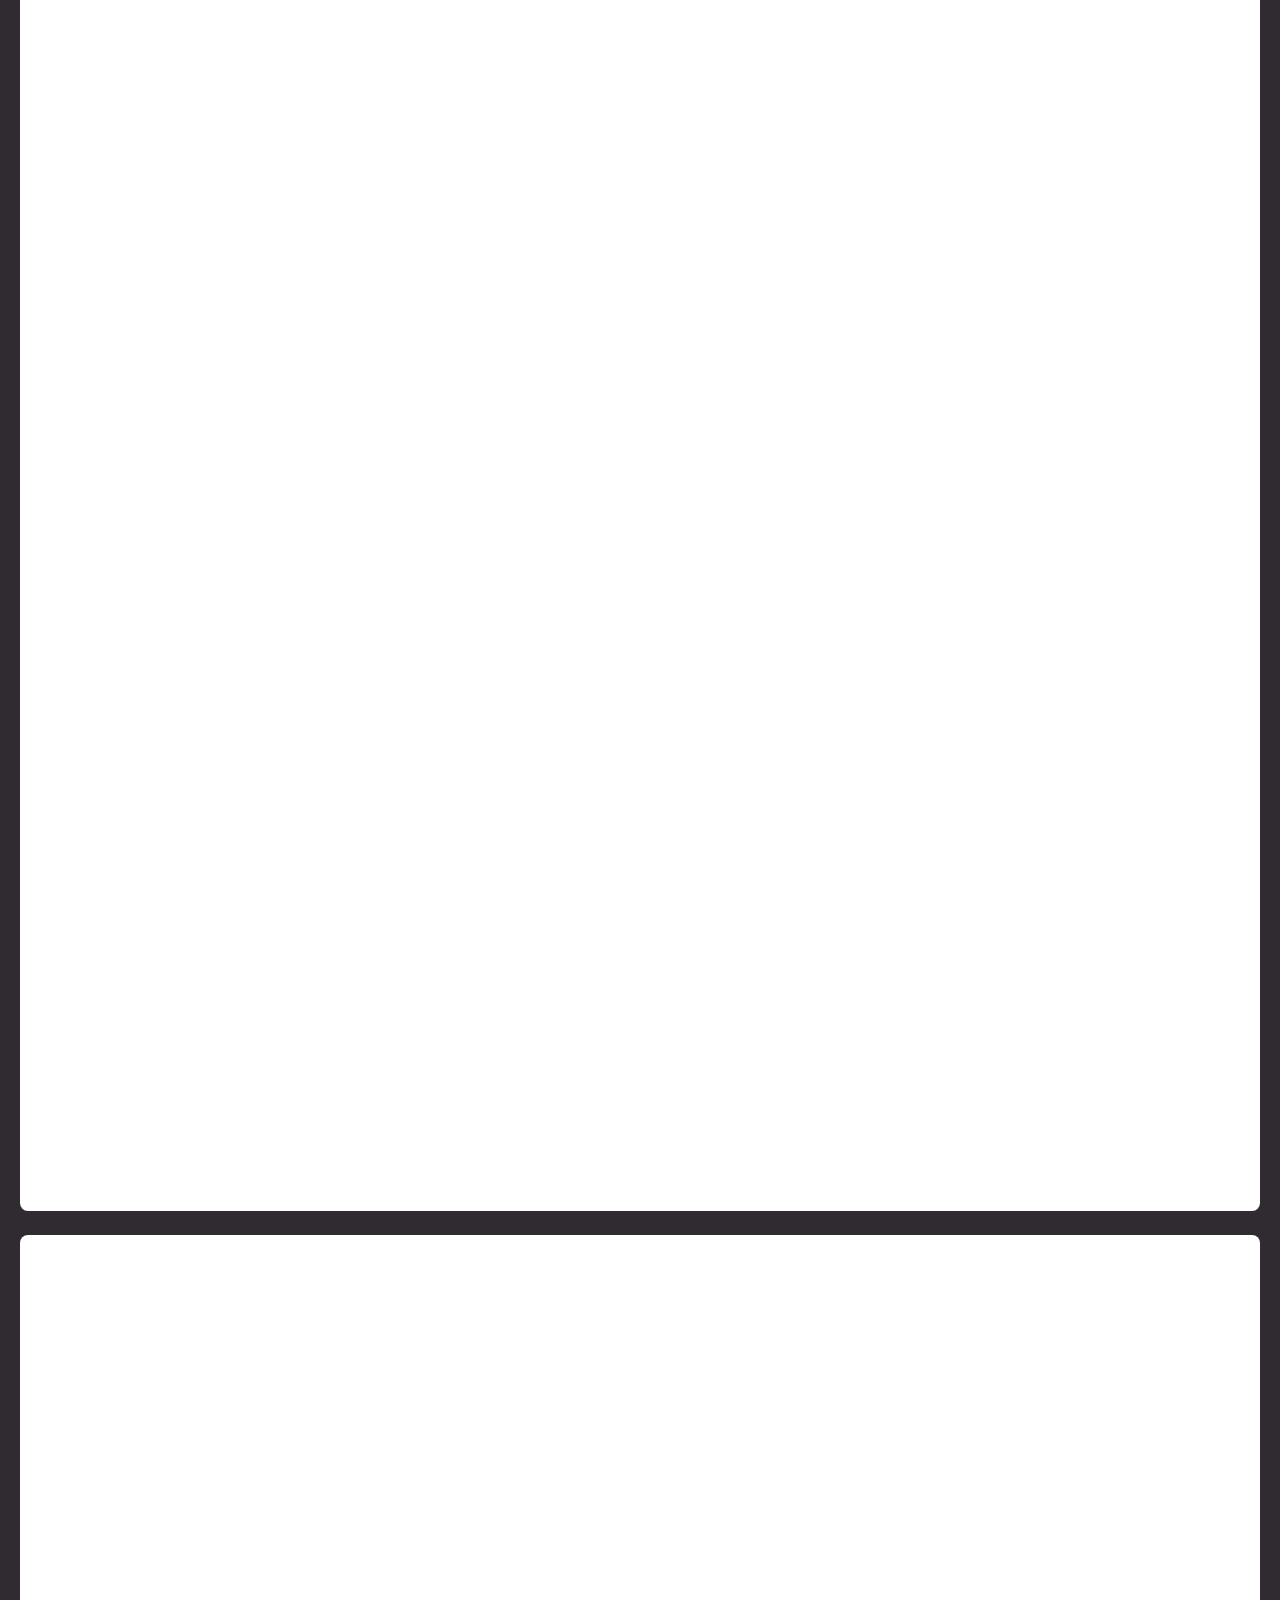
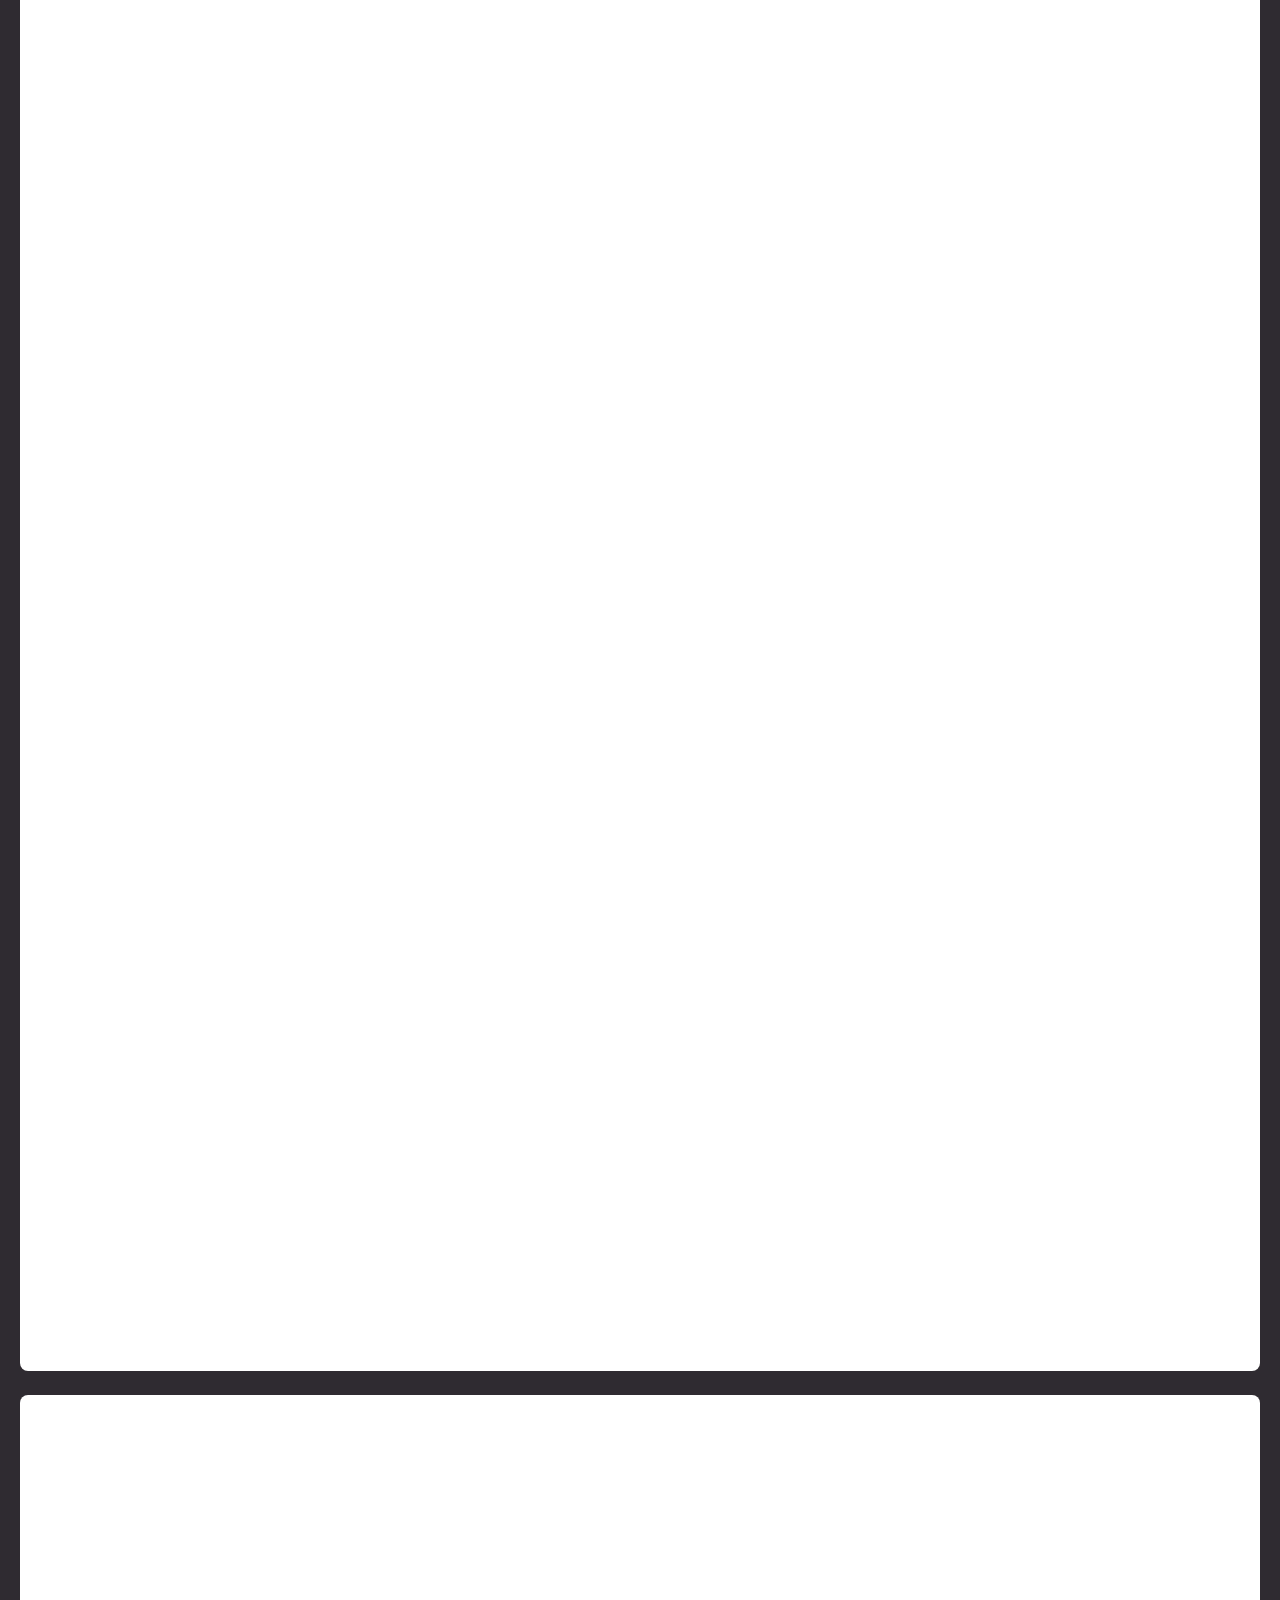
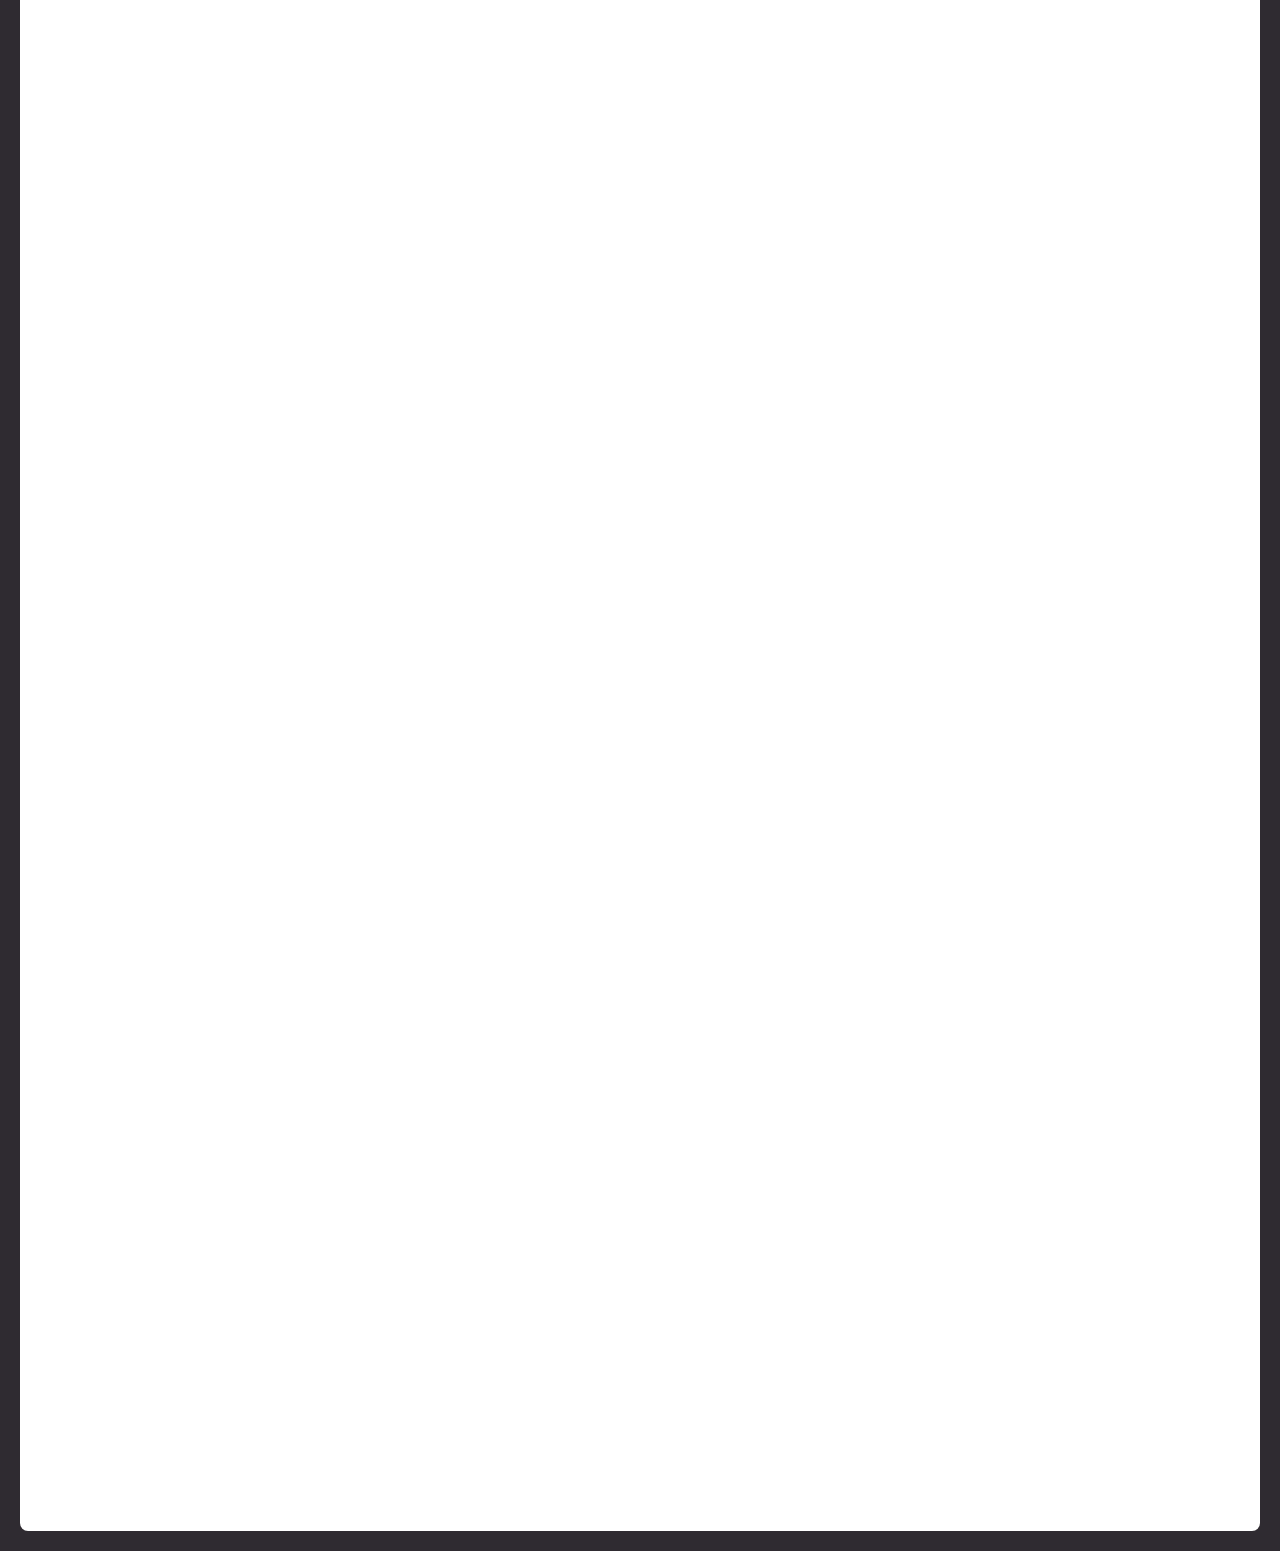
<file: chapter2.html>
<!DOCTYPE html>
<html lang="en">
<head>
    <meta charset="UTF-8">
    <meta name="viewport" content="width=device-width, initial-scale=1.0">
    <title>Insight - Inside</title>
    <link rel="stylesheet" href="style.css">
</head>
<body>
    <header>
        <nav class="chapter-nav">
            <a href="index.html">Главная</a>
            <a href="chapter1.html">Глава 1</a>
            <a href="chapter2.html">Глава 2</a>
        </nav>
        <h1>Комикс Инсайт(д)</h1>
        <h2>Глава 2: Любовь</h2>
        <p>Автор: Оля Суслик</p>
    </header>

    <main>
        <div id="grid" class="grid" aria-live="polite"></div>
        <div id="loading" class="center" hidden>
            <div class="loader" aria-hidden="true"></div>
        </div>
        <div id="end" class="center" hidden>— end —</div>
        <div id="sentinel"></div>
    </main>
    <script src="script.js"></script>
</body>
</html>
</file>
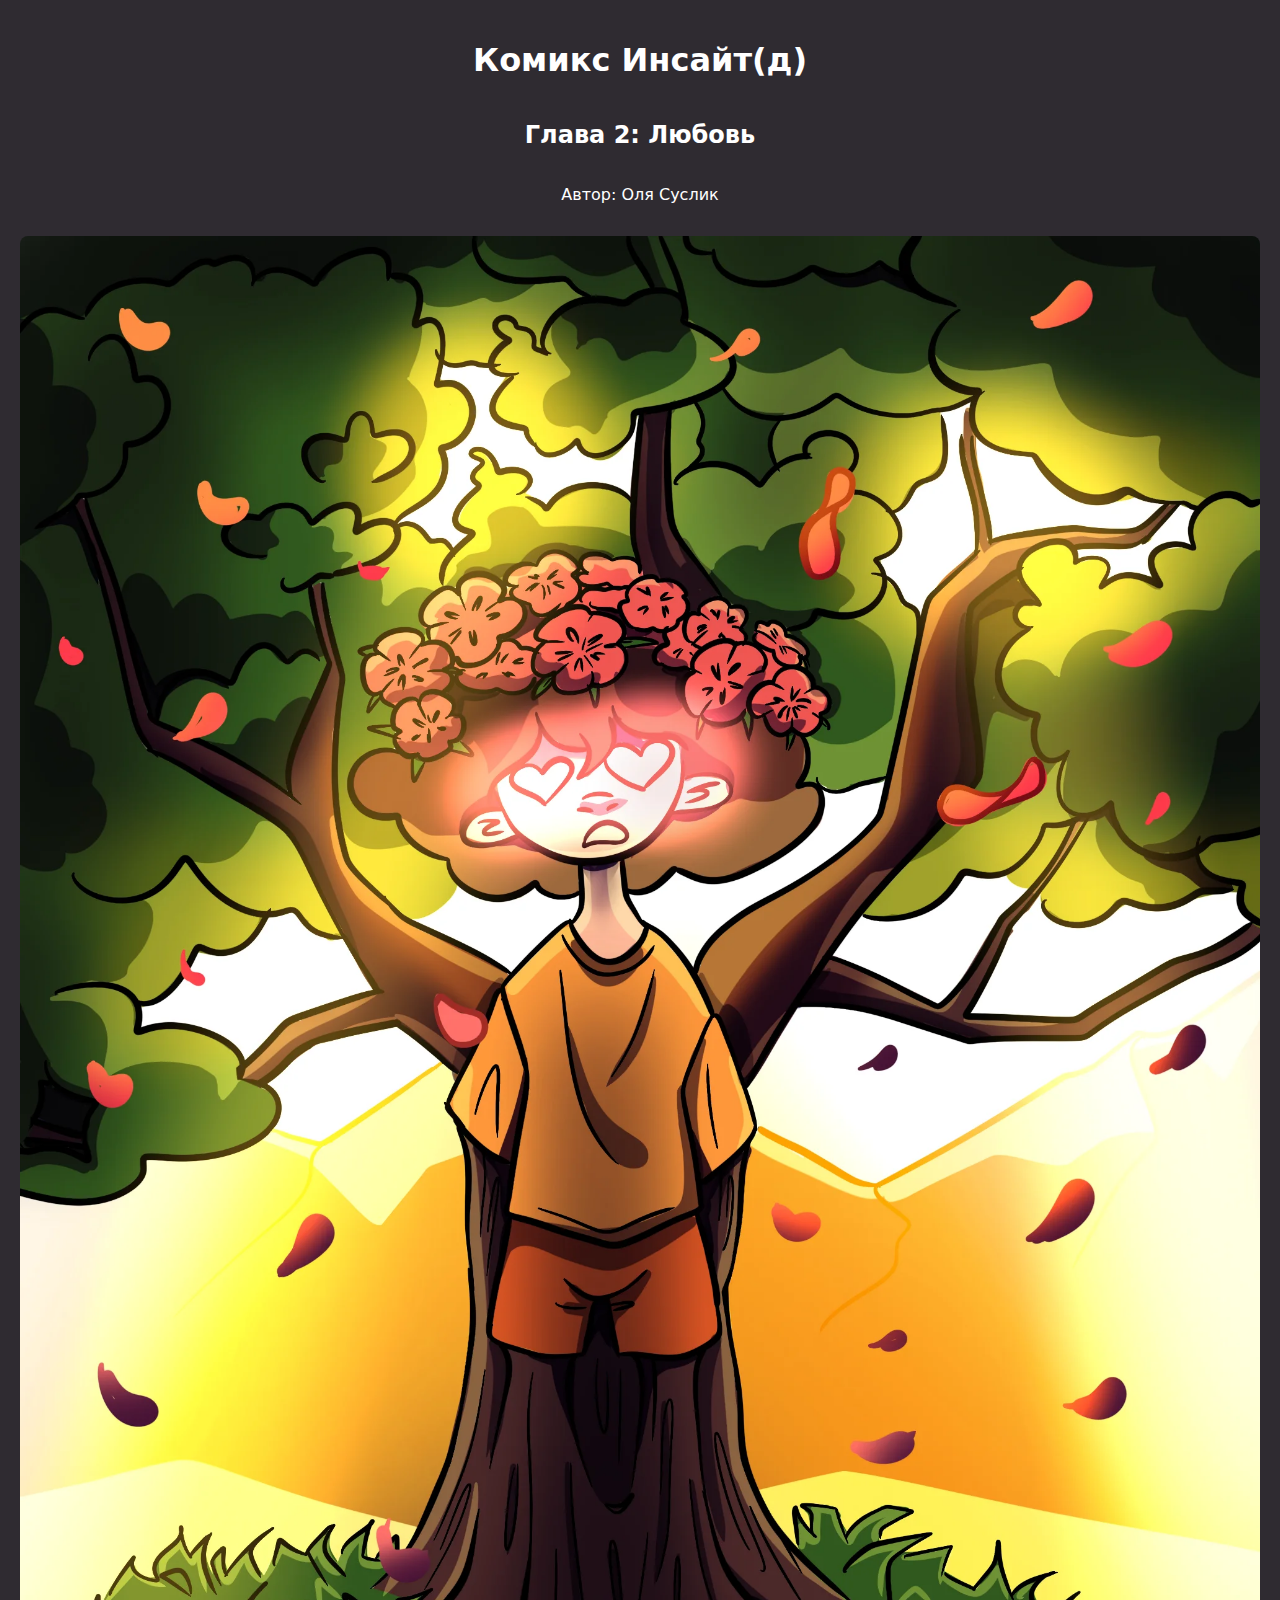
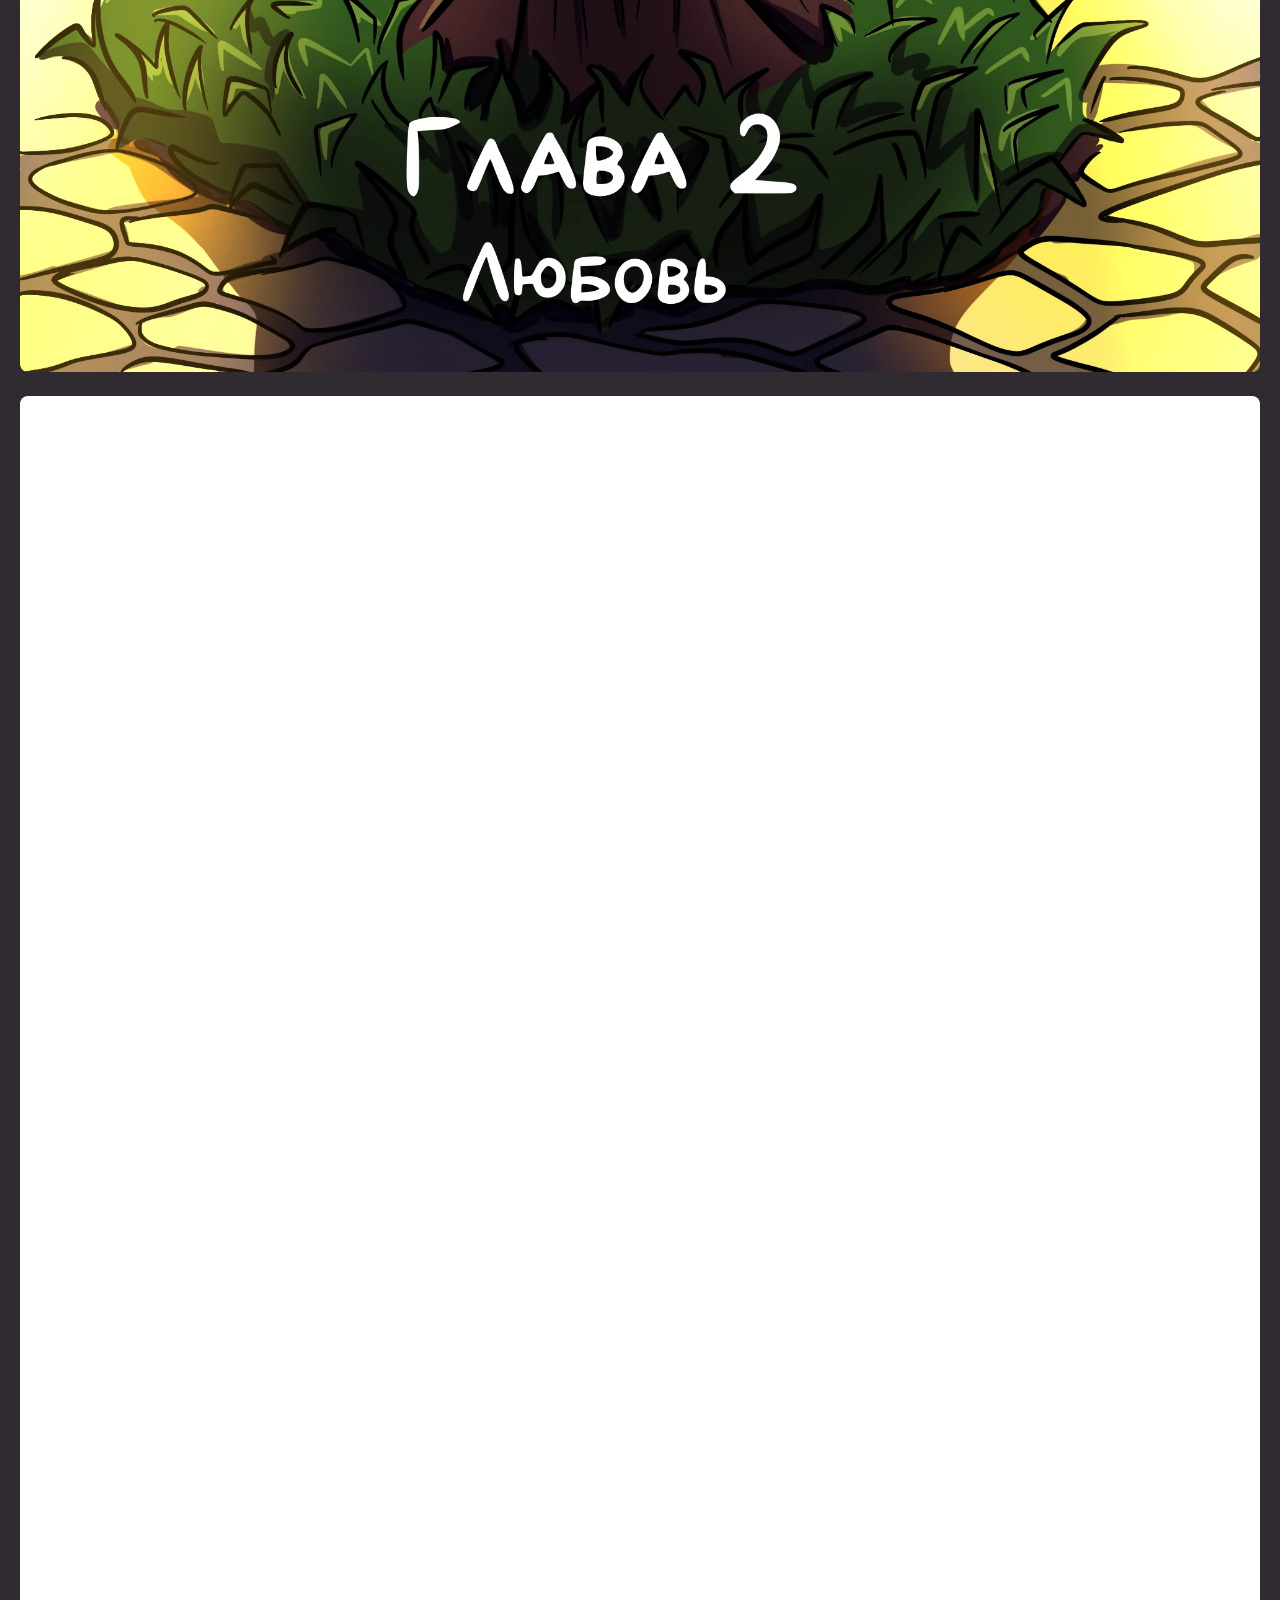
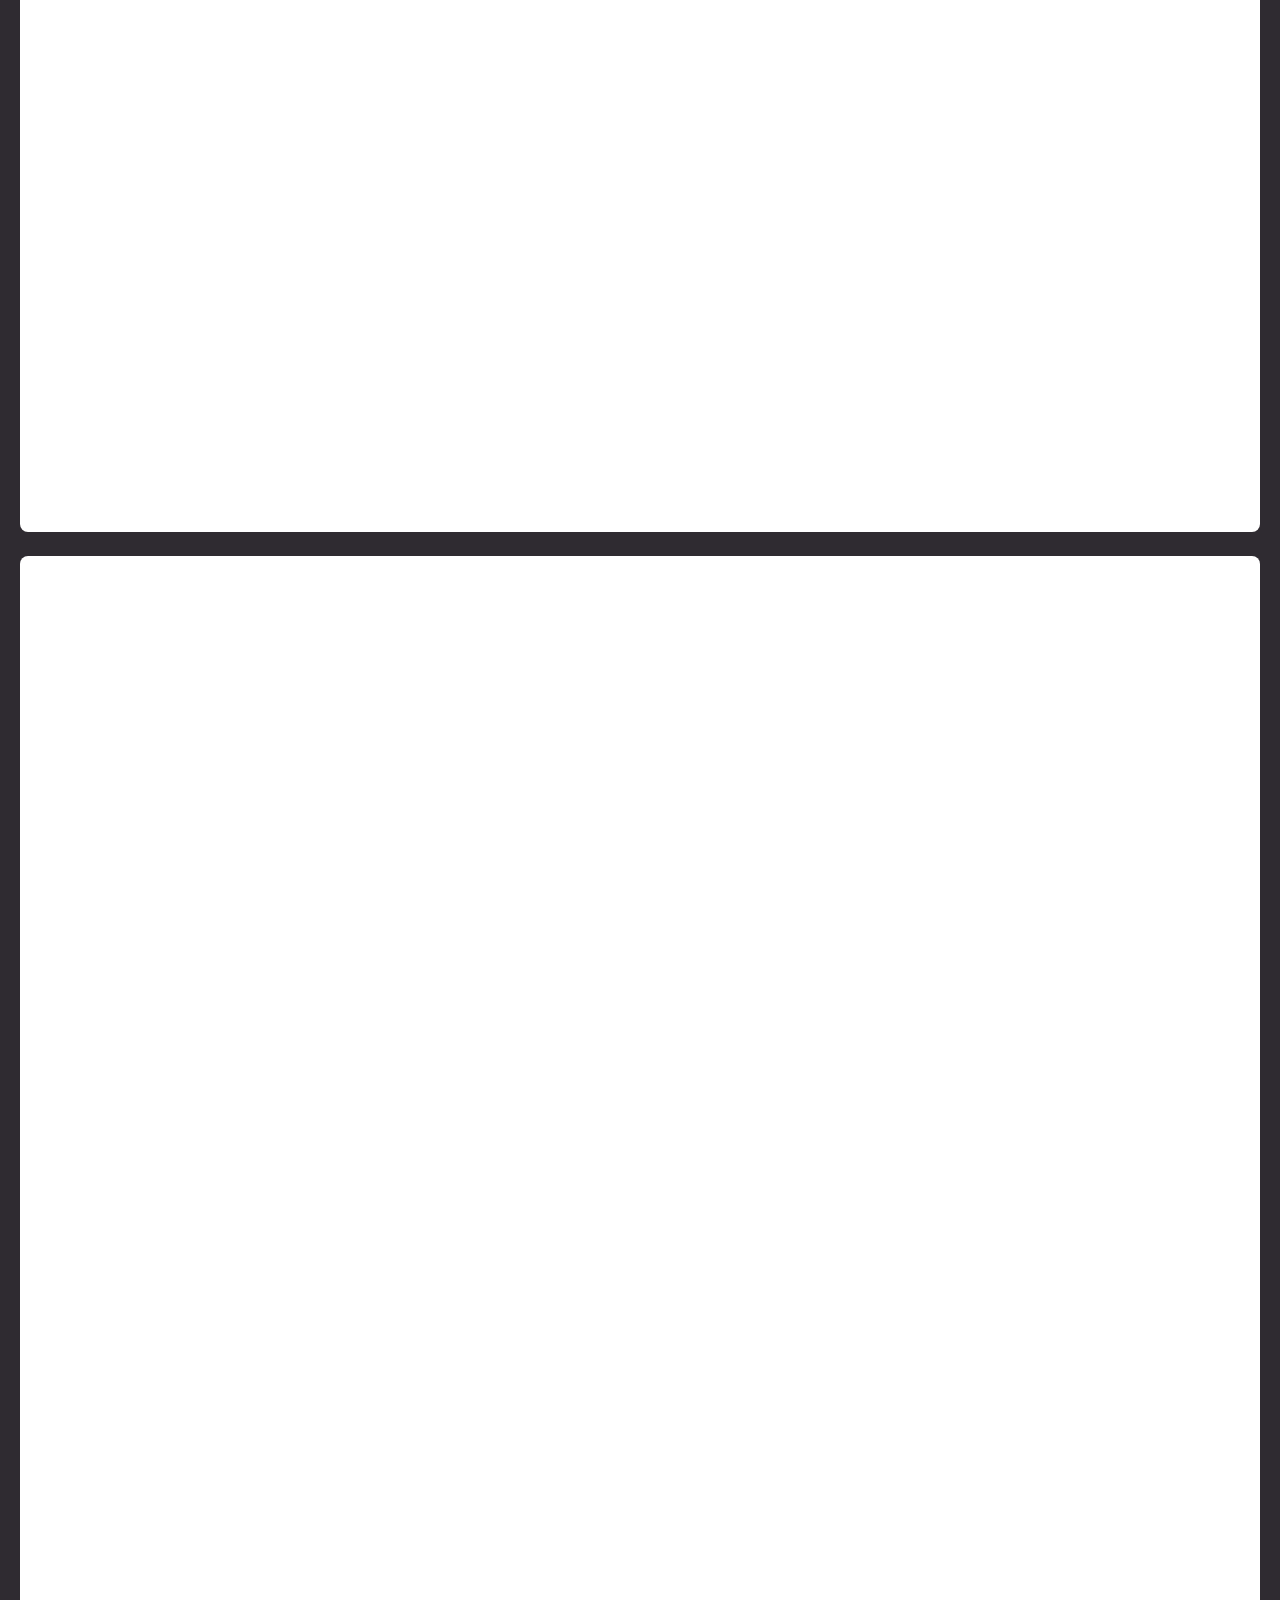
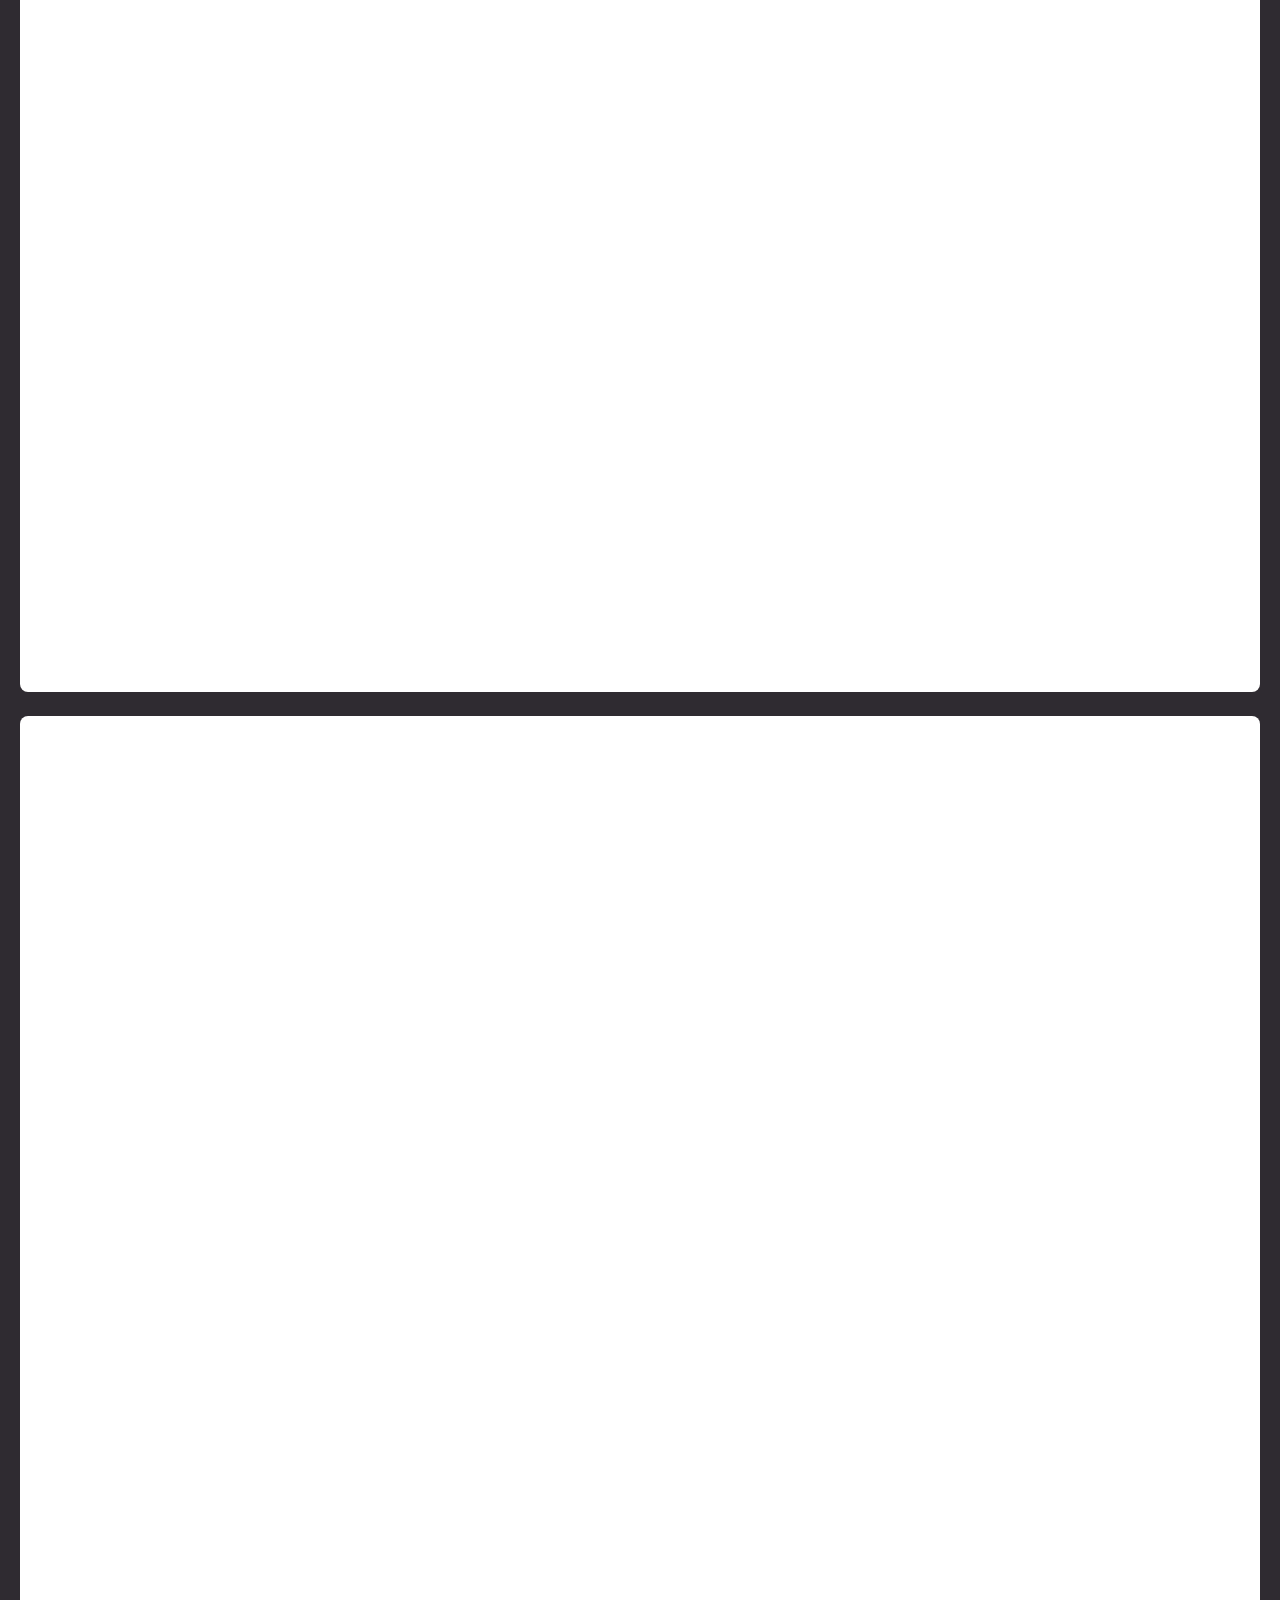
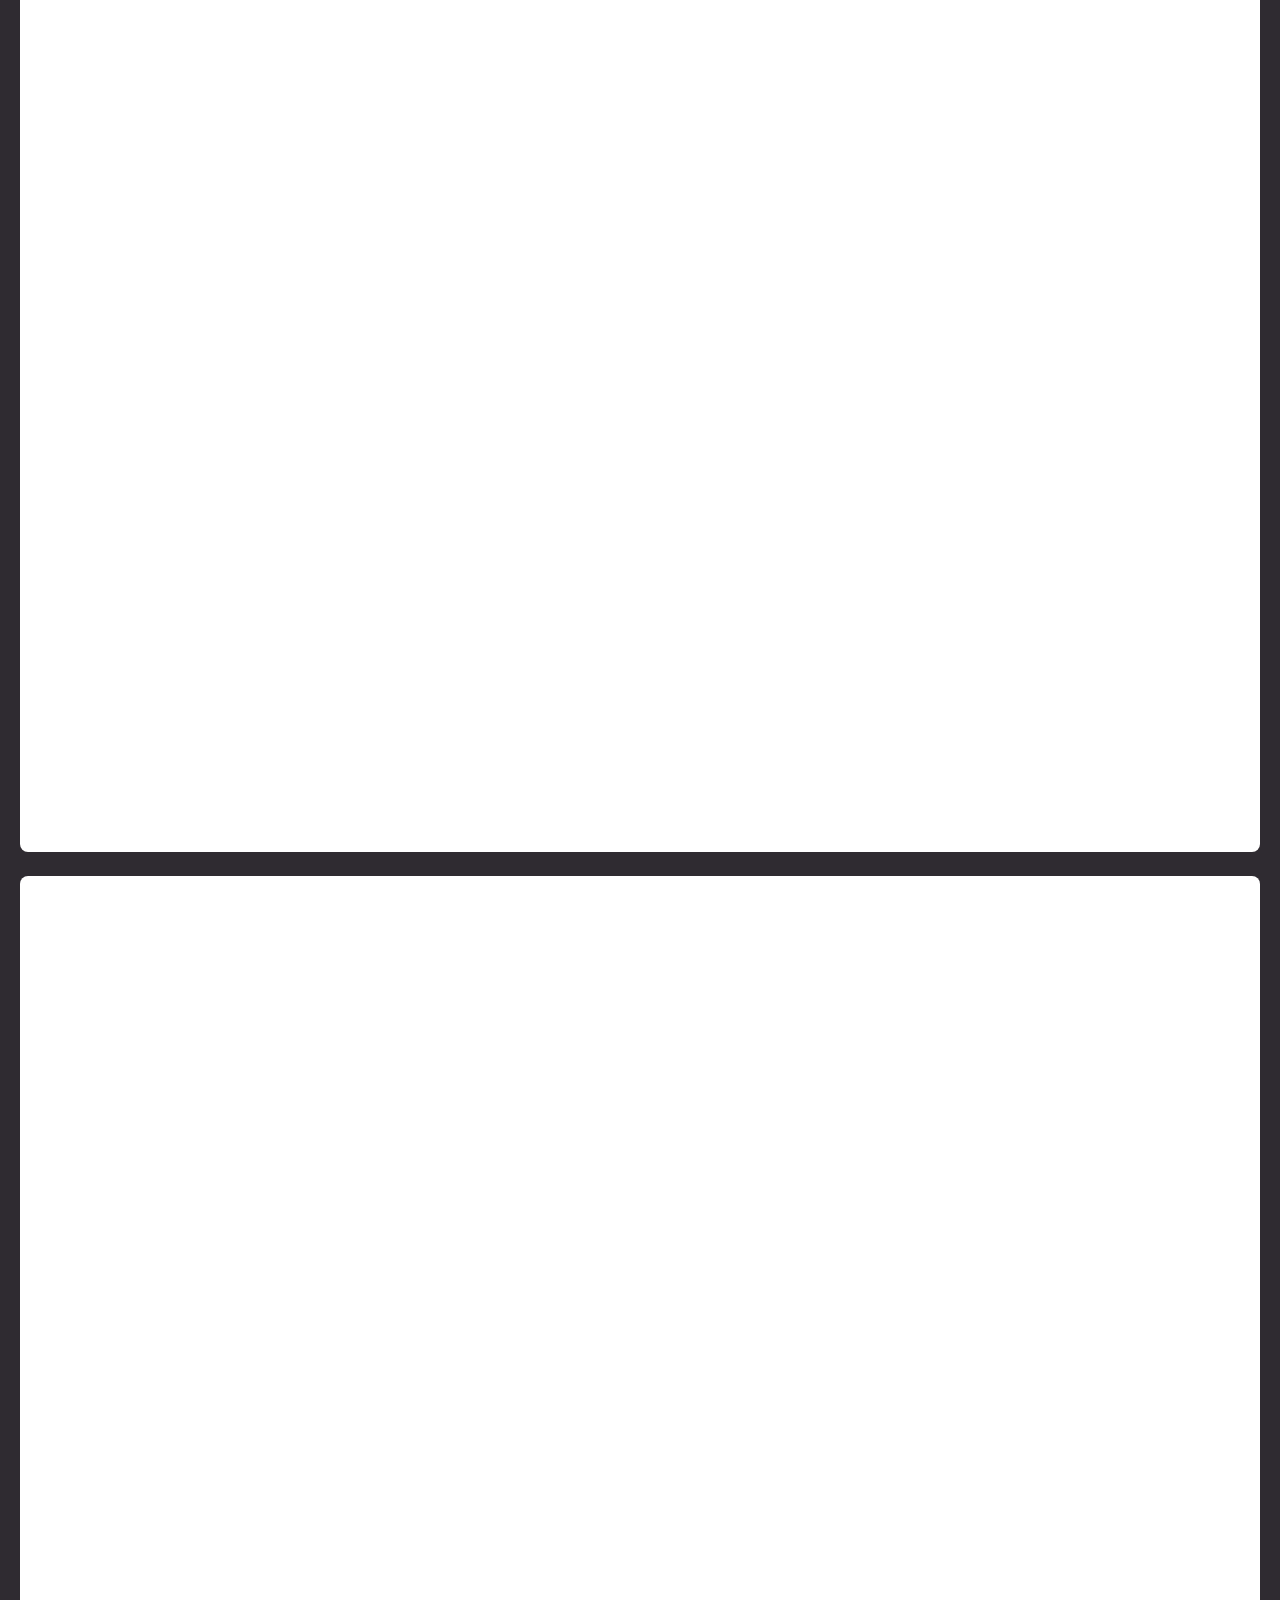
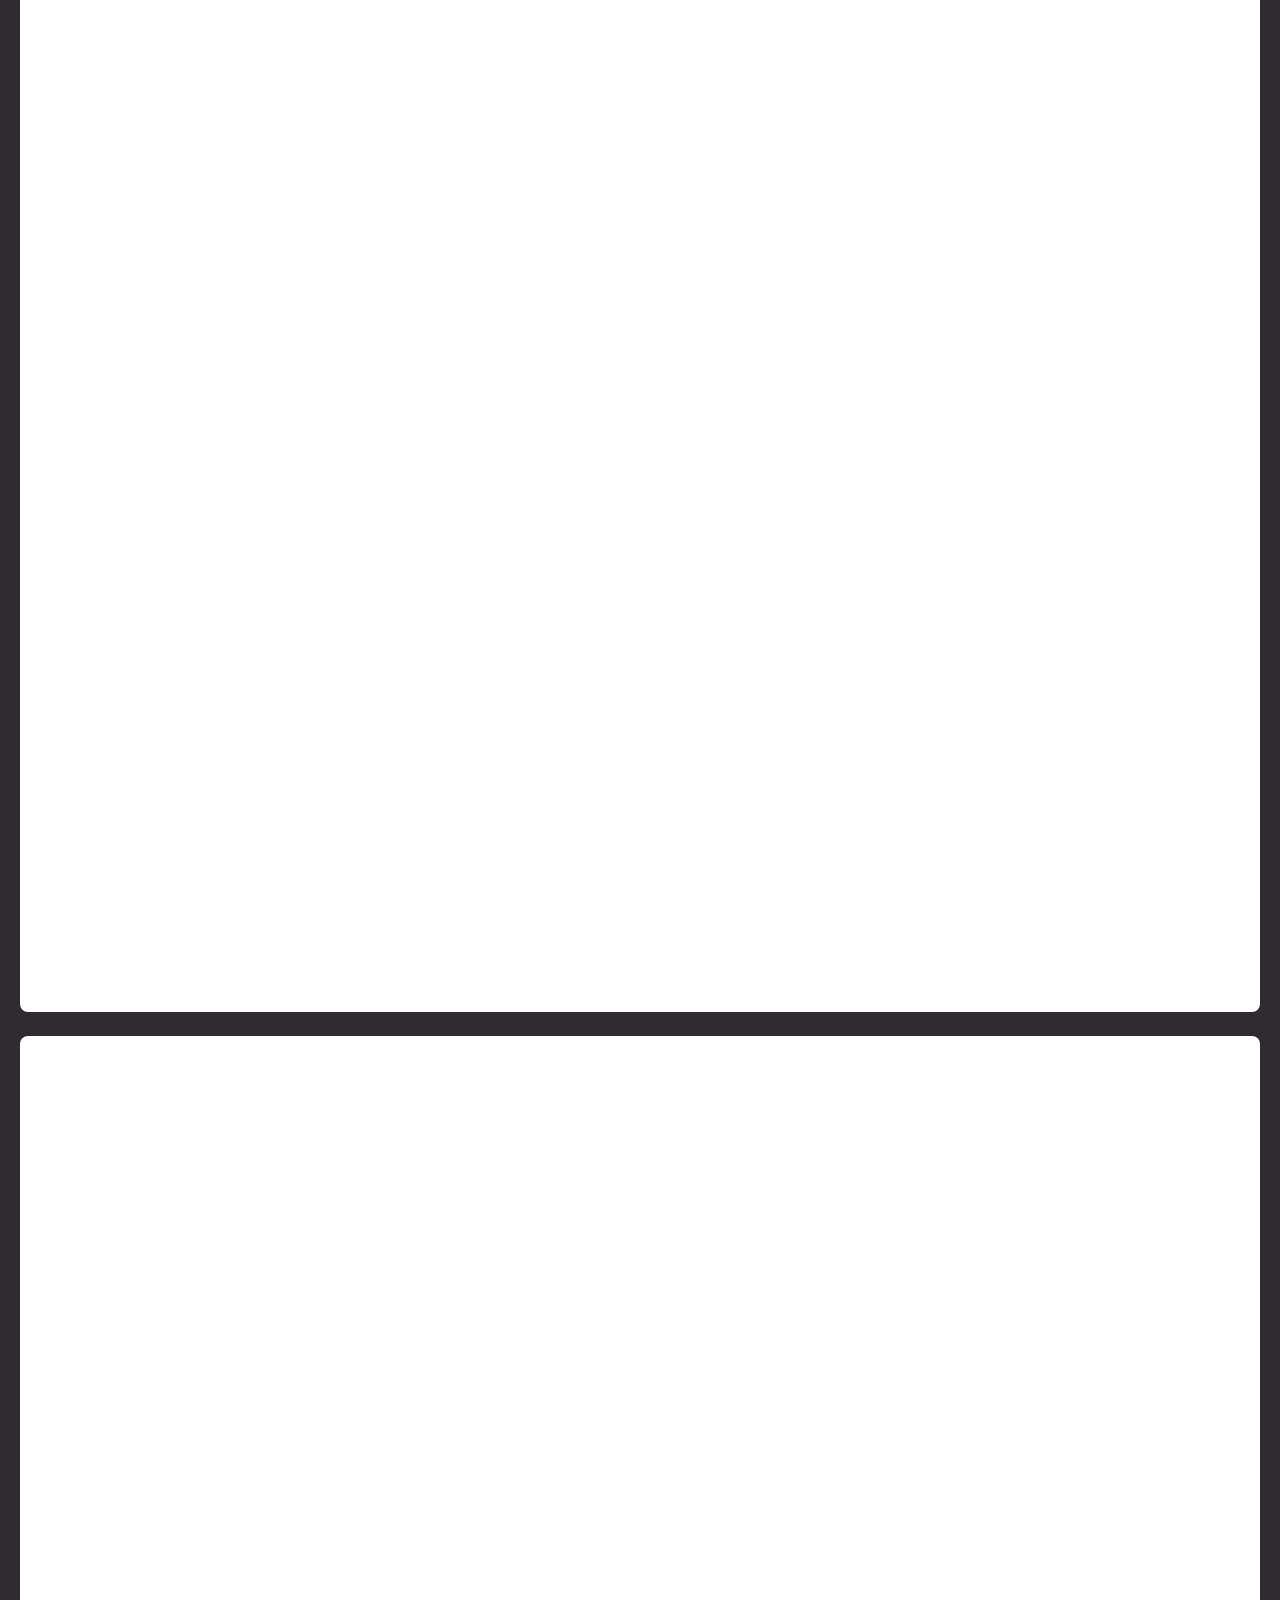
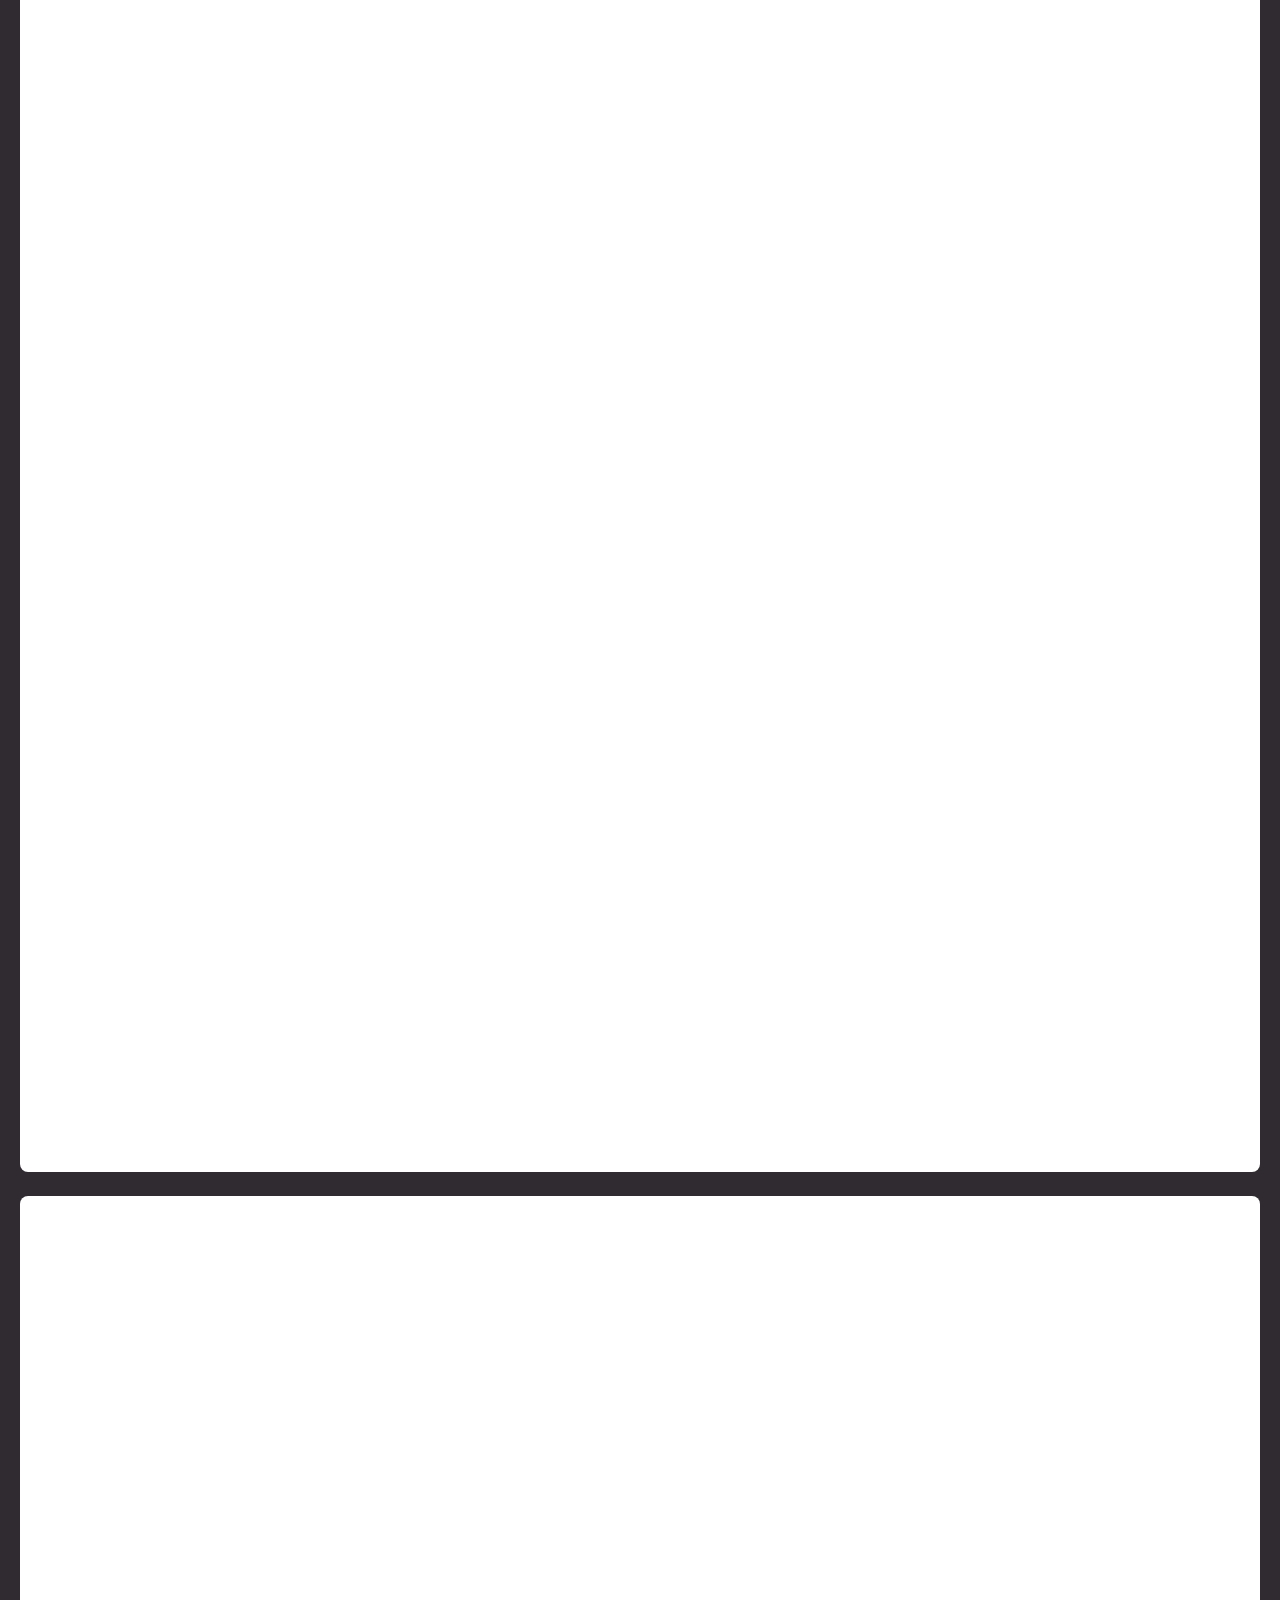
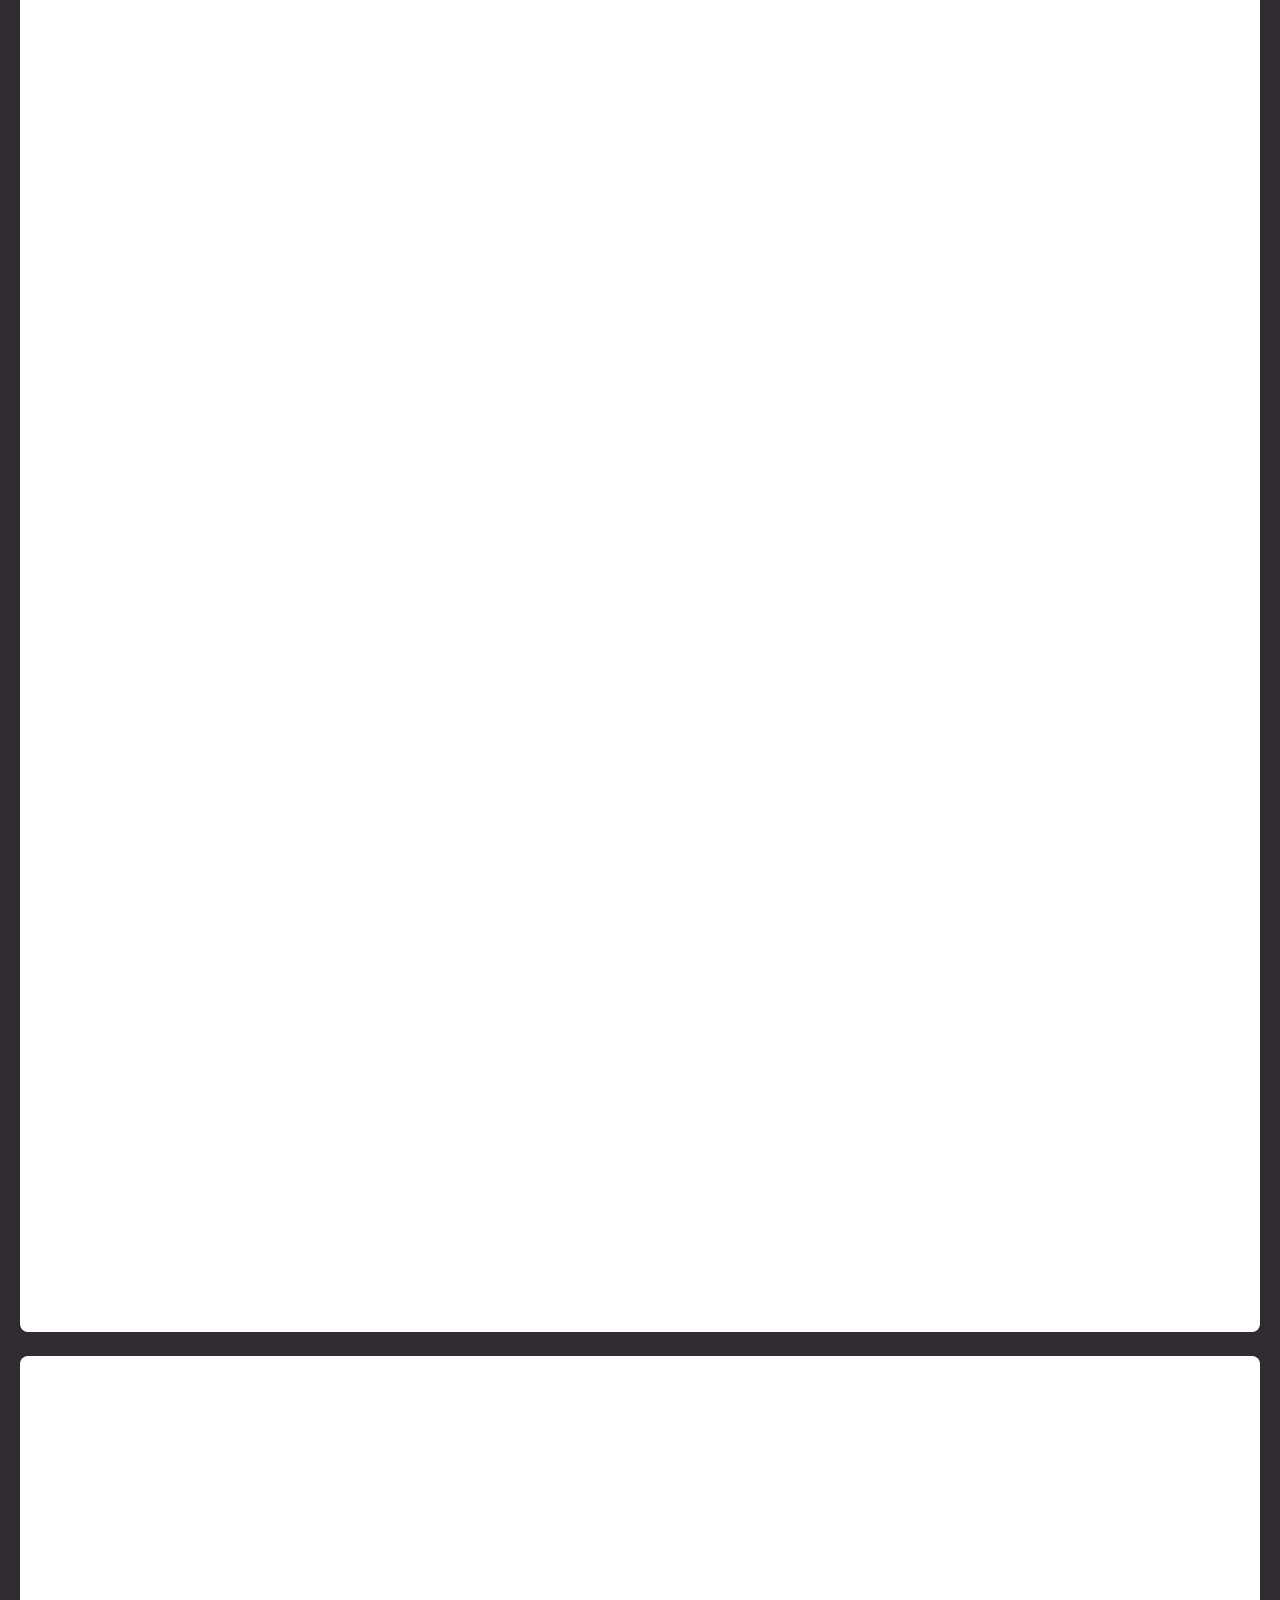
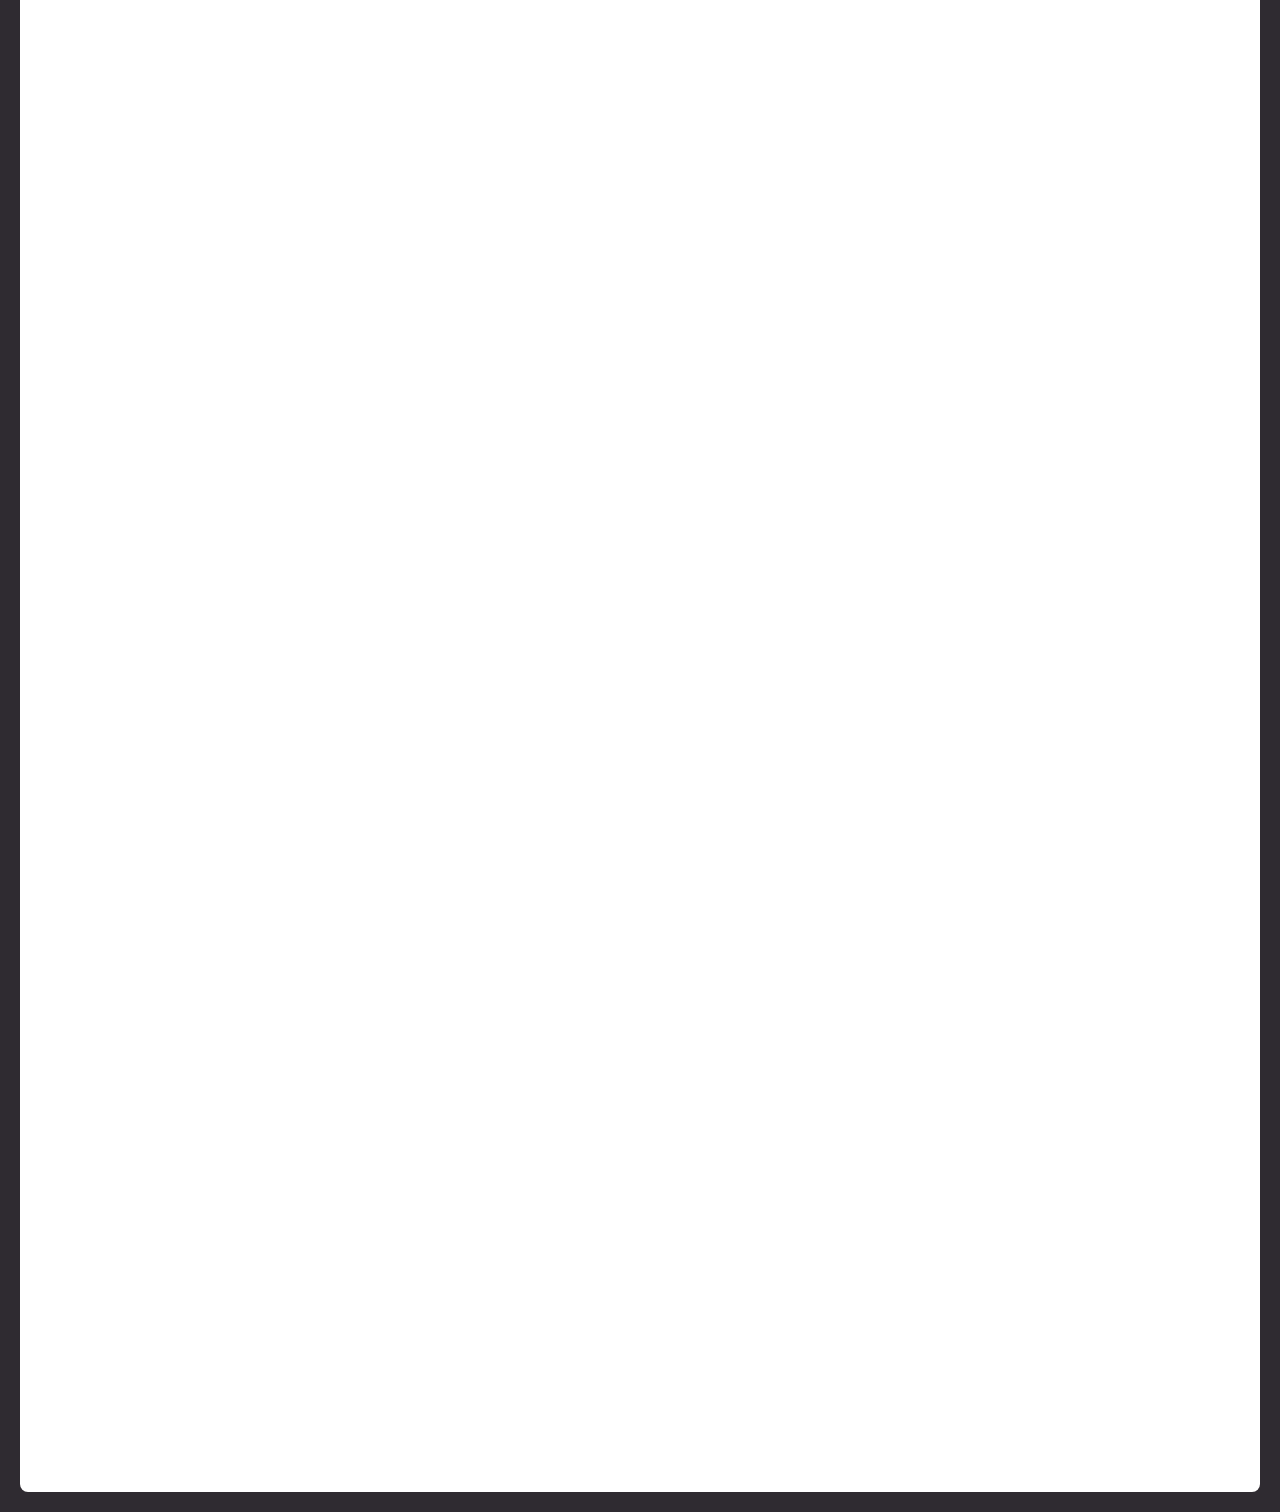
<file: main.html>
<!DOCTYPE html>
<html lang="en">
<head>
    <meta charset="UTF-8">
    <meta name="viewport" content="width=device-width, initial-scale=1.0">
    <title>Insight - Inside</title>
    <link rel="stylesheet" href="style.css">
</head>
<body>
    <header>
        <h1>Комикс Инсайт(д)</h1>
        <h2>Глава 2: Любовь</h2>
        <p>Автор: Оля Суслик</p>
    </header>

    <main>
        <div id="grid" class="grid" aria-live="polite"></div>
        <div id="loading" class="center" hidden>
            <div class="loader" aria-hidden="true"></div>
        </div>
        <div id="end" class="center" hidden>— end —</div>
        <div id="sentinel"></div>
    </main>
    <script src="script.js"></script>
</body>
</html>
</file>
<file: style.css>
:root{
    --gap:24px
}

header{
 display: flex;
 flex-direction: column;
 align-items: center;}

.chapter-nav{display:flex;gap:12px;margin-bottom:8px}
.chapter-nav a{color:inherit;text-decoration:none;padding:6px 8px;border-radius:6px;background:rgba(255,255,255,0.04)}
.chapter-nav a:hover{background:rgba(255,255,255,0.07)}

body{
    font-family:system-ui,Segoe UI,Roboto,Helvetica,Arial;
    color:#ffffff;
    margin:0;
    padding:20px;
    background:#2f2b31}

.grid{
    display:flex; 
    align-items: center; 
    flex-direction: column; 
    gap: var(--gap)
}

.card{
    background:#fff; 
    max-width: 1400px; 
    border-radius:8px;
    overflow:hidden;
}

.card img{
    width:100%;
    height:100%;
    object-fit:cover;
    display:block
}

.loader{
    width:48px;
    height:48px;
    border:4px solid #ddd;
    border-top-color:#3b82f6;
    border-radius:50%;
    animation:spin 1s linear infinite;
    margin:28px auto
}

@keyframes 
spin
{
    to{transform:rotate(360deg)}
}

.center{
    text-align:center
}

header{
    margin-bottom:16px
}

/* Landing page cards / book effect */
.landing .cards{
    display:flex;
    gap:var(--gap);
    justify-content:center;
    align-items:flex-start;
    flex-wrap:wrap;
}
.book-card{display:flex;flex-direction:column;gap:8px;text-decoration:none;color:inherit;align-items:center}
.book{
    width:320px;
    height:440px;
    border-radius:6px;
    background-size:cover;
    background-position:center;
    box-shadow:0 18px 30px rgba(10,10,10,0.25);
    transition:transform .45s cubic-bezier(.2,.9,.2,1), box-shadow .3s;
    transform-origin:left center;
    position:relative;
    perspective:1200px;
}
.book::after{
    content:'';
    position:absolute;inset:0;border-radius:6px;box-shadow:inset -80px 0 120px rgba(0,0,0,0.08);
}
.book-card .caption{font-weight:600;margin-top:6px;text-align:center}
.book-card:hover .book{
    transform: perspective(900px) rotateY(-18deg) translateX(-12px) scale(1.02);
    box-shadow:0 28px 50px rgba(10,10,10,0.35);
}

/* subtle tilt on focus for keyboard users */
.book-card:focus .book{outline:3px solid rgba(59,130,246,0.14)}

@media (max-width:800px){
    .landing .cards{flex-direction:column;align-items:center}
    .book{width:92vw;height:60vh;max-height:720px}
}
</file>
